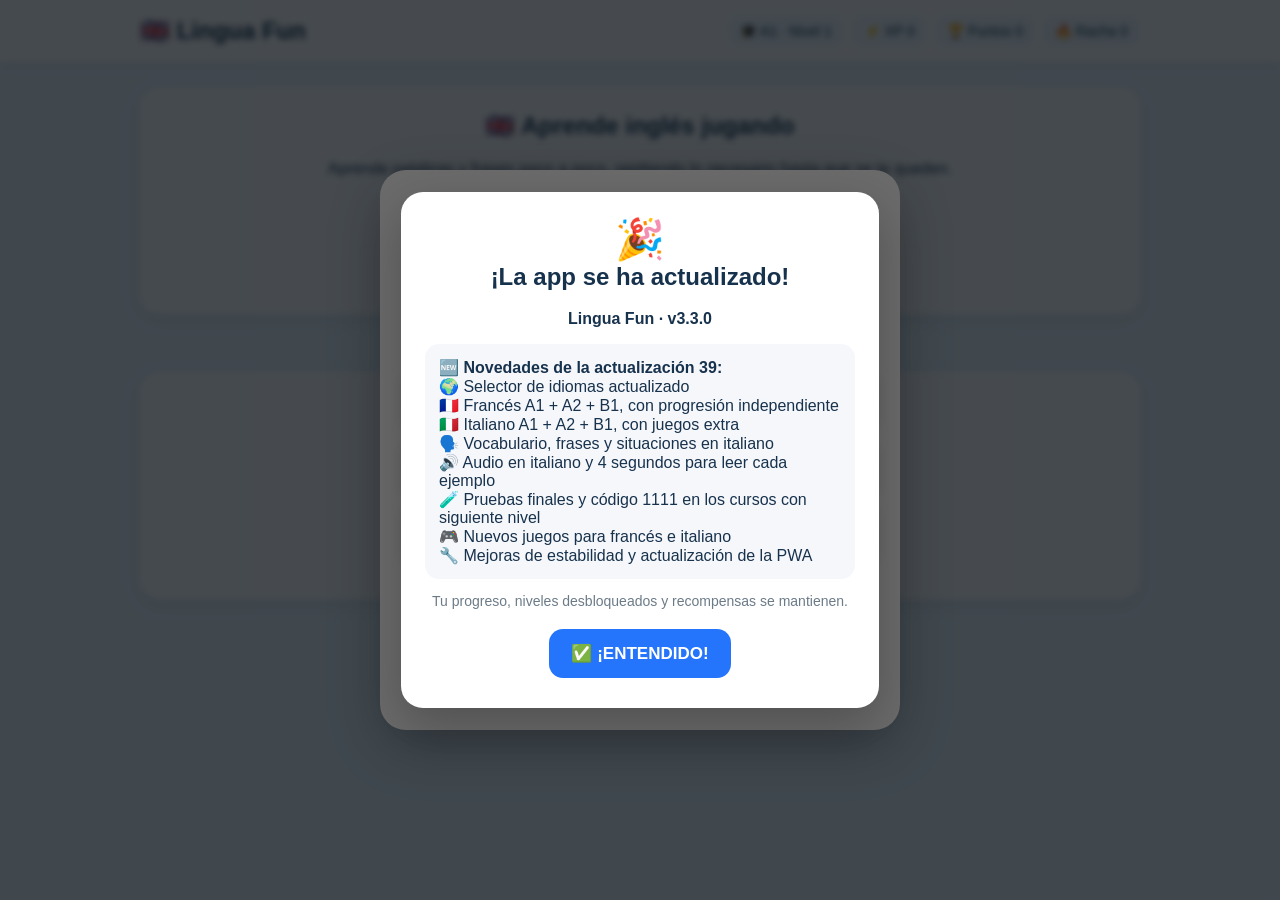
<file: index.html>
<!DOCTYPE html>
<html lang="es">
<head>
<meta charset="UTF-8">
<meta name="viewport" content="width=device-width, initial-scale=1.0, viewport-fit=cover">
<meta name="theme-color" content="#2575fc">
<meta name="apple-mobile-web-app-capable" content="yes">
<meta name="mobile-web-app-capable" content="yes">
<link rel="apple-touch-icon" href="icon-192.png">
<meta name="apple-mobile-web-app-status-bar-style" content="default">
<meta name="format-detection" content="telephone=no">
<meta name="apple-mobile-web-app-title" content="Lingua Fun">
<link rel="manifest" href="manifest.webmanifest">
<title>Lingua Fun</title>
<link rel="stylesheet" href="iphone.css">
<link rel="stylesheet" href="word-help.css">
<link rel="stylesheet" href="language-selector.css">
<style>
body{margin:0;font-family:Arial,sans-serif;background:#eaf7ff;color:#17324d}
button{font-family:inherit;cursor:pointer}.header{background:#fff;padding:15px;box-shadow:0 2px 10px rgba(0,0,0,.08);position:sticky;top:0;z-index:20}
.header-inner{max-width:1000px;margin:auto;display:flex;justify-content:space-between;align-items:center;gap:15px}
.logo{font-size:24px;font-weight:bold}.stats{display:flex;gap:8px;flex-wrap:wrap;justify-content:flex-end}.stat{background:#f0f8ff;padding:8px 12px;border-radius:12px;font-size:14px}
.container{max-width:1000px;margin:auto;padding:25px 15px 60px}h1,h2,h3{margin-top:0}.card{background:#fff;border-radius:20px;padding:25px;box-shadow:0 5px 20px rgba(0,0,0,.08);margin-bottom:20px}.center{text-align:center}
.main-button{border:0;background:#2575fc;color:#fff;padding:14px 22px;border-radius:14px;font-size:17px;font-weight:bold;margin:6px;transition:.2s}.main-button:hover{transform:translateY(-2px)}
.secondary-button{border:0;background:#edf3f8;color:#17324d;padding:12px 18px;border-radius:12px;font-size:16px;margin:5px}
.level-grid{display:grid;grid-template-columns:repeat(auto-fit,minmax(180px,1fr));gap:15px}.level-button{border:0;background:#fff;border-radius:18px;padding:20px;text-align:left;box-shadow:0 4px 15px rgba(0,0,0,.08);min-height:130px}
.level-button.unlocked{border:3px solid #67aaf9}.level-button.completed{border:3px solid #52c788}.level-button.locked{opacity:.55;cursor:not-allowed}
.level-number{font-size:13px;color:#6c7b88}.level-title{font-size:19px;font-weight:bold;margin:8px 0}.progress{width:100%;height:12px;background:#e7edf2;border-radius:20px;overflow:hidden;margin:15px 0}.progress-bar{height:100%;background:#52c788;width:0%;transition:.4s}
.question{font-size:28px;font-weight:bold;margin:25px 0}.answers{display:grid;grid-template-columns:repeat(auto-fit,minmax(180px,1fr));gap:12px}.answer{border:2px solid #d9e8f4;background:#fff;border-radius:15px;padding:16px;font-size:18px}.answer:hover{background:#f1f9ff}
.feedback{margin-top:20px;padding:15px;border-radius:15px;font-size:17px;line-height:1.5}.correct{background:#e4faed;border:2px solid #75d6a0}.wrong{background:#fff0f0;border:2px solid #ff9999}
.vocab-image{font-size:75px;margin:15px}.memory-grid{display:grid;grid-template-columns:repeat(4,1fr);gap:12px;max-width:650px;margin:25px auto}
.memory-card{min-height:110px;border:0;border-radius:18px;background:#2575fc;color:#fff;font-size:26px;font-weight:bold;box-shadow:0 4px 10px rgba(0,0,0,.12);transition:.2s}.memory-card:hover{transform:scale(1.03)}
.memory-card.found{background:#52c788;cursor:default}.memory-card.open{background:#7c4dff}.memory-complete{display:none;text-align:center;background:#e8fff1;border:3px solid #52c788;border-radius:20px;padding:20px;margin-top:20px}
.sentence-area{display:flex;flex-wrap:wrap;gap:10px;min-height:70px;padding:15px;border:3px dashed #bfd8ea;border-radius:15px;margin:20px 0}
.word-button{border:0;background:#fff3b8;padding:12px 15px;border-radius:12px;font-size:17px;font-weight:bold}.word-button:hover{transform:translateY(-2px)}
.explanation{margin-top:15px;padding:15px;background:#f5faff;border-radius:15px;line-height:1.6}.celebration{position:fixed;inset:0;background:rgba(255,255,255,.96);z-index:100;display:none;align-items:center;justify-content:center;text-align:center;overflow:hidden}
.celebration.show{display:flex}.celebration-box{background:#fff;border-radius:25px;padding:40px 25px;max-width:600px;width:90%;box-shadow:0 10px 50px rgba(0,0,0,.15);position:relative;z-index:3}
.garland{position:absolute;top:20px;left:0;right:0;font-size:35px;letter-spacing:10px;white-space:nowrap}.confetti{position:absolute;inset:0;pointer-events:none}.confetti-piece{position:absolute;top:-30px;font-size:25px;animation:fall 3s linear forwards}
@keyframes fall{to{transform:translateY(110vh) rotate(720deg)}}.hidden{display:none!important}.small{font-size:14px;color:#6c7b88}
.install-banner{background:#fff3b8;border:2px solid #f0cf55;border-radius:16px;padding:15px;margin-bottom:20px;text-align:center}
.unlock-panel{margin-top:20px;padding:18px;background:#f5faff;border:2px solid #bfd8ea;border-radius:18px}.test-progress{font-size:14px;color:#6c7b88;margin-top:8px}
@media(max-width:650px){.memory-grid{grid-template-columns:repeat(2,1fr)}.memory-card{min-height:90px}.question{font-size:23px}.header-inner{flex-direction:column}.stats{justify-content:center}}

.speech-box{margin:16px auto;padding:12px;background:#eef7ff;border:2px solid #b9dcff;border-radius:16px;text-align:center;max-width:620px}
.speech-button{border:0;border-radius:14px;background:#2575fc;color:#fff;padding:13px 20px;font-size:18px;font-weight:bold;margin:4px;cursor:pointer}
.speech-button.secondary{background:#fff;color:#2575fc;border:2px solid #2575fc}
.speech-status{font-size:13px;color:#5d7182;margin-top:6px}


.app-version{margin:28px 0 8px;text-align:center;font-size:12px;opacity:.58;letter-spacing:.2px}.app-version strong{font-weight:700}
@media (max-width:650px){.app-version{margin-top:22px;margin-bottom:calc(8px + env(safe-area-inset-bottom));font-size:11px}}
</style>
</head>
<body>
<header class="header"><div class="header-inner"><div class="logo">🇬🇧 Lingua Fun</div><div class="stats">
<div class="stat">🎓 <span id="statCourse">A1</span> · Nivel <span id="statLevel">1</span></div><div class="stat">⚡ XP <span id="statXP">0</span></div>
<div class="stat">🏆 Puntos <span id="statScore">0</span></div><div class="stat">🔥 Racha <span id="statStreak">0</span></div>
</div></div></header>

<main class="container">
<section id="homeScreen">
<div class="install-banner" id="installBanner" style="display:none">
📱 Puedes instalar <strong>Lingua Fun</strong> en este móvil.
<br><button class="main-button" onclick="installApp()">➕ Instalar aplicación</button>
</div>
<div class="card center"><h1>🇬🇧 Aprende inglés jugando</h1><p>Aprende palabras y frases poco a poco, repitiendo lo necesario hasta que se te queden.</p><p>Cada nivel añade algo nuevo y repasa lo anterior.</p>
<button class="main-button" onclick="showLevels()">🗺️ Ver niveles</button>
<button class="secondary-button" onclick="startCurrentLevel()">▶️ Continuar aprendiendo</button></div>
<div class="app-version">Lingua Fun · <strong>Actualización 39</strong> · v3.9.0</div>
</section>

<section id="levelsScreen" class="hidden"><div class="card"><h2>🎓 Cursos</h2><div id="courseGrid" class="level-grid"></div></div><div class="card"><h2 id="courseTitle">🗺️ A1 · Niveles</h2><p id="courseDescription">Avanza paso a paso.</p><div class="level-grid" id="levelGrid"></div><div class="unlock-panel center" id="courseUnlockPanel"></div></div><div class="center"><button class="secondary-button" onclick="showHome()">🏠 Inicio</button></div></section>

<section id="testScreen" class="hidden"><div class="card"><div id="testContent"></div></div><div class="center"><button class="secondary-button" onclick="showLevels()">🗺️ Volver a niveles</button></div></section>

<section id="gameScreen" class="hidden"><div class="card"><div id="gameContent"></div><div id="speechArea"></div></div>
<div class="center"><button class="secondary-button" onclick="showLevels()">🗺️ Niveles</button><button class="secondary-button" onclick="showHome()">🏠 Inicio</button></div></section>
</main>

<div id="celebration" class="celebration"><div class="garland">🎉 🔵 🟡 🟢 🔴 🟣 🟠 🎉</div><div id="confetti" class="confetti"></div>
<div class="celebration-box"><div style="font-size:70px">🏆</div><h1 id="celebrationTitle">¡Nivel completado!</h1><p id="celebrationText"></p><button class="main-button" onclick="closeCelebration()">➡️ Continuar</button></div></div>

<script>
// 🔊 VOZ — todos los niveles
let speechEnabled = true;
let englishVoice = null;

function loadEnglishVoice(){
  if(!("speechSynthesis" in window)) return;
  const voices = window.speechSynthesis.getVoices();
  englishVoice = voices.find(v => /^en-GB/i.test(v.lang))
             || voices.find(v => /^en-US/i.test(v.lang))
             || voices.find(v => /^en/i.test(v.lang))
             || null;
}
if("speechSynthesis" in window){
  loadEnglishVoice();
  window.speechSynthesis.onvoiceschanged = loadEnglishVoice;
}

function speakEnglish(text){
  if(!speechEnabled || !text || !("speechSynthesis" in window)){
    if(!("speechSynthesis" in window)){
      alert("Este navegador no tiene sintetizador de voz disponible.");
    }
    return;
  }
  window.speechSynthesis.cancel();
  const u = new SpeechSynthesisUtterance(String(text));
  u.lang = englishVoice ? englishVoice.lang : "en-GB";
  if(englishVoice) u.voice = englishVoice;
  u.rate = 0.78;
  u.pitch = 1;
  window.speechSynthesis.speak(u);
}

function speakSpanish(text){
  if(!speechEnabled || !text || !("speechSynthesis" in window)) return;
  const u = new SpeechSynthesisUtterance(String(text));
  u.lang = "es-ES";
  u.rate = 0.88;
  window.speechSynthesis.speak(u);
}

function toggleSpeech(){
  speechEnabled = !speechEnabled;
  if(!speechEnabled && "speechSynthesis" in window) window.speechSynthesis.cancel();
  renderSpeech();
}

function renderSpeech(){
  const el=document.getElementById("speechArea");
  if(!el) return;
  el.innerHTML = `
    <div class="speech-box">
      <button class="speech-button" onclick="repeatSpeech()">🔊 ESCUCHAR</button>
      <button class="speech-button secondary" onclick="toggleSpeech()">${speechEnabled?"🔊 Voz activada":"🔇 Voz desactivada"}</button>
      <div class="speech-status">${speechEnabled?"Pulsa ESCUCHAR para oír el inglés.":"La voz está desactivada."}</div>
    </div>`;
}

function repeatSpeech(){
  if(typeof currentLevel === "undefined") return;
  if(currentGame === 0 && typeof currentQuestion !== "undefined"){
    const item=levels[currentLevel].vocab[currentQuestion % levels[currentLevel].vocab.length];
    speakEnglish(item[0]);
  }else if(currentGame === 2){
    const item=levels[currentLevel].vocab[(currentQuestion+3)%levels[currentLevel].vocab.length];
    speakEnglish(item[0]);
  }else if(currentGame === 3 && typeof sentenceWords !== "undefined"){
    const s=levels[currentLevel].sentences[currentQuestion % levels[currentLevel].sentences.length];
    speakEnglish(s.words.join(" "));
  }
}

const a1Levels=[
{title:"A1 · Primeros pasos",vocab:[["hello","hola","👋"],["goodbye","adiós","👋"],["yes","sí","✅"],["no","no","❌"],["please","por favor","🙏"],["thanks","gracias","😊"],["book","libro","📕"],["cat","gato","🐱"]],sentences:[{words:["Hello","my","friend"],meaning:"Hola, mi amigo.",curiosity:"Hello es una de las formas más comunes de saludar en inglés."},{words:["Thank","you","very","much"],meaning:"Muchas gracias.",curiosity:"Thank you es una forma muy habitual de dar las gracias."}]},
{title:"A1 · Mi mundo cotidiano",vocab:[["house","casa","🏠"],["room","habitación","🛏️"],["door","puerta","🚪"],["shirt","camiseta","👕"],["shoes","zapatos","👟"],["breakfast","desayuno","🥣"],["water","agua","💧"],["coffee","café","☕"],["brother","hermano","👦"],["sister","hermana","👧"],["morning","mañana","🌅"],["today","hoy","📅"]],sentences:[{words:["This","is","my","house"],meaning:"Esta es mi casa.",curiosity:"This significa 'esto/esta' y se usa para señalar algo cercano."},{words:["I","have","a","brother"],meaning:"Tengo un hermano.",curiosity:"Have significa 'tener' y es una palabra muy importante en A1."},{words:["I","like","pizza"],meaning:"Me gusta la pizza.",curiosity:"I like... es una estructura básica para hablar de gustos."},{words:["I","get","up","at","seven"],meaning:"Me levanto a las siete.",curiosity:"Get up significa 'levantarse'."},{words:["What","time","is","it"],meaning:"¿Qué hora es?",curiosity:"What time is it? es la pregunta habitual para saber la hora."},{words:["I","don't","like","coffee"],meaning:"No me gusta el café.",curiosity:"Don't es la forma corta de do not y sirve para formar una negación con I, you, we y they."}]},
{title:"Números",vocab:[["one","uno","1️⃣"],["two","dos","2️⃣"],["three","tres","3️⃣"],["four","cuatro","4️⃣"],["five","cinco","5️⃣"],["six","seis","6️⃣"],["seven","siete","7️⃣"],["eight","ocho","8️⃣"]],sentences:[{words:["I","have","two","cats"],meaning:"Tengo dos gatos.",curiosity:"Have significa 'tener'."},{words:["I","see","three","dogs"],meaning:"Veo tres perros.",curiosity:"See significa 'ver'."}]},
{title:"Personas",vocab:[["man","hombre","👨"],["woman","mujer","👩"],["boy","niño","👦"],["girl","niña","👧"],["friend","amigo","🧑‍🤝‍🧑"],["teacher","profesor","👨‍🏫"],["student","estudiante","🎓"],["baby","bebé","👶"]],sentences:[{words:["She","is","a","teacher"],meaning:"Ella es profesora.",curiosity:"She significa 'ella'."},{words:["He","is","my","friend"],meaning:"Él es mi amigo.",curiosity:"He significa 'él'."}]},
{title:"Familia",vocab:[["mother","madre","👩"],["father","padre","👨"],["brother","hermano","👦"],["sister","hermana","👧"],["son","hijo","👦"],["daughter","hija","👧"],["family","familia","👨‍👩‍👧‍👦"],["grandma","abuela","👵"]],sentences:[{words:["My","family","is","big"],meaning:"Mi familia es grande.",curiosity:"Big significa 'grande'."},{words:["This","is","my","mother"],meaning:"Esta es mi madre.",curiosity:"This significa 'esto/esta'."}]},
{title:"Acciones",vocab:[["run","correr","🏃"],["walk","caminar","🚶"],["eat","comer","🍽️"],["drink","beber","🥤"],["sleep","dormir","😴"],["read","leer","📖"],["write","escribir","✍️"],["play","jugar","🎮"]],sentences:[{words:["I","like","to","read"],meaning:"Me gusta leer.",curiosity:"Like significa 'gustar'."},{words:["I","play","every","day"],meaning:"Juego todos los días.",curiosity:"Every day significa 'todos los días'."}]},
{title:"Comida",vocab:[["apple","manzana","🍎"],["banana","plátano","🍌"],["bread","pan","🍞"],["milk","leche","🥛"],["water","agua","💧"],["egg","huevo","🥚"],["cheese","queso","🧀"],["rice","arroz","🍚"]],sentences:[{words:["I","want","some","water"],meaning:"Quiero un poco de agua.",curiosity:"Want significa 'querer'."},{words:["I","eat","an","apple"],meaning:"Como una manzana.",curiosity:"An se usa delante de palabras que empiezan con sonido vocálico."}]},
{title:"La casa",vocab:[["house","casa","🏠"],["door","puerta","🚪"],["window","ventana","🪟"],["room","habitación","🛏️"],["kitchen","cocina","🍳"],["bathroom","baño","🚿"],["bed","cama","🛏️"],["chair","silla","🪑"]],sentences:[{words:["This","is","my","house"],meaning:"Esta es mi casa.",curiosity:"House significa 'casa'."},{words:["The","door","is","open"],meaning:"La puerta está abierta.",curiosity:"Open significa 'abierto/a'."}]},
{title:"Colegio",vocab:[["school","colegio","🏫"],["teacher","profesor","👩‍🏫"],["student","estudiante","🎓"],["book","libro","📚"],["pen","bolígrafo","🖊️"],["desk","pupitre","🪑"],["class","clase","🏫"],["lesson","lección","📖"]],sentences:[{words:["I","am","at","school"],meaning:"Estoy en el colegio.",curiosity:"I am significa 'yo soy/estoy'."},{words:["My","teacher","has","a","book"],meaning:"Mi profesor tiene un libro.",curiosity:"Has significa 'tiene' con he, she e it."}]},
{title:"Animales",vocab:[["dog","perro","🐶"],["cat","gato","🐱"],["bird","pájaro","🐦"],["fish","pez","🐟"],["horse","caballo","🐴"],["cow","vaca","🐮"],["mouse","ratón","🐭"],["lion","león","🦁"]],sentences:[{words:["The","dog","is","big"],meaning:"El perro es grande.",curiosity:"Dog es una palabra muy frecuente en inglés."},{words:["I","like","my","cat"],meaning:"Me gusta mi gato.",curiosity:"Like puede significar 'gustar'."}]},
{title:"Rutinas",vocab:[["morning","mañana","🌅"],["night","noche","🌙"],["breakfast","desayuno","🥣"],["school","colegio","🏫"],["work","trabajo","💼"],["home","casa","🏠"],["today","hoy","📅"],["every","cada","🔁"]],sentences:[{words:["I","eat","breakfast","every","morning"],meaning:"Desayuno todas las mañanas.",curiosity:"Morning significa 'mañana' como parte del día."},{words:["I","go","home","at","night"],meaning:"Voy a casa por la noche.",curiosity:"At se usa mucho para momentos concretos."}]},
{title:"Tiempo",vocab:[["today","hoy","📅"],["tomorrow","mañana","➡️"],["yesterday","ayer","⬅️"],["morning","mañana","🌅"],["afternoon","tarde","☀️"],["evening","tarde-noche","🌆"],["night","noche","🌙"],["week","semana","📆"]],sentences:[{words:["Today","is","a","good","day"],meaning:"Hoy es un buen día.",curiosity:"Good significa 'bueno/a'."},{words:["See","you","tomorrow"],meaning:"Nos vemos mañana.",curiosity:"See you es una despedida muy habitual."}]},
{title:"Preguntas",vocab:[["what","qué","❓"],["where","dónde","📍"],["who","quién","👤"],["when","cuándo","⏰"],["why","por qué","❓"],["how","cómo","🔧"],["name","nombre","🏷️"],["place","lugar","📍"]],sentences:[{words:["What","is","your","name"],meaning:"¿Cómo te llamas?",curiosity:"What is your name? equivale literalmente a '¿Cuál es tu nombre?'."},{words:["Where","do","you","live"],meaning:"¿Dónde vives?",curiosity:"Where significa 'dónde'."}]},
{title:"Gustos",vocab:[["like","gustar","❤️"],["love","amar/encantar","😍"],["want","querer","🙋"],["food","comida","🍽️"],["music","música","🎵"],["game","juego","🎮"],["book","libro","📖"],["movie","película","🎬"]],sentences:[{words:["I","like","music"],meaning:"Me gusta la música.",curiosity:"I like... es una estructura básica para expresar gustos."},{words:["I","love","this","game"],meaning:"Me encanta este juego.",curiosity:"Love expresa un gusto más fuerte que like."}]},
{title:"Presente simple",vocab:[["go","ir","➡️"],["come","venir","⬅️"],["live","vivir","🏠"],["work","trabajar","💼"],["study","estudiar","📚"],["play","jugar","🎮"],["eat","comer","🍴"],["drink","beber","🥤"]],sentences:[{words:["I","live","in","Spain"],meaning:"Vivo en España.",curiosity:"Live significa 'vivir'."},{words:["I","study","English","every","day"],meaning:"Estudio inglés todos los días.",curiosity:"Study significa 'estudiar'."}]},
{title:"Negaciones",vocab:[["not","no","🚫"],["don't","no","❌"],["doesn't","no","❌"],["never","nunca","🚫"],["can't","no puedo","🙅"],["nothing","nada","⭕"],["no","ningún/no","❌"],["without","sin","🚫"]],sentences:[{words:["I","do","not","like","coffee"],meaning:"No me gusta el café.",curiosity:"Do not también puede aparecer como don't."},{words:["I","can't","swim"],meaning:"No puedo nadar.",curiosity:"Can't es la forma corta de cannot."}]},
{title:"Presente continuo",vocab:[["running","corriendo","🏃"],["walking","caminando","🚶"],["eating","comiendo","🍴"],["drinking","bebiendo","🥤"],["reading","leyendo","📖"],["writing","escribiendo","✍️"],["playing","jugando","🎮"],["sleeping","durmiendo","😴"]],sentences:[{words:["I","am","reading","a","book"],meaning:"Estoy leyendo un libro.",curiosity:"Am + verbo en -ing forma el presente continuo con I."},{words:["She","is","eating","an","apple"],meaning:"Ella está comiendo una manzana.",curiosity:"Is + verbo-ing se usa con he, she e it."}]},
{title:"Mezcla",vocab:[["happy","feliz","😊"],["sad","triste","😢"],["big","grande","🐘"],["small","pequeño","🐭"],["fast","rápido","⚡"],["slow","lento","🐢"],["hot","caliente","🔥"],["cold","frío","🥶"]],sentences:[{words:["The","dog","is","very","fast"],meaning:"El perro es muy rápido.",curiosity:"Very significa 'muy'."},{words:["The","water","is","cold"],meaning:"El agua está fría.",curiosity:"Cold significa 'frío/a'."}]},
{title:"Frases cotidianas",vocab:[["hello","hola","👋"],["sorry","perdón","🙏"],["please","por favor","🙏"],["thanks","gracias","😊"],["welcome","bienvenido","🏠"],["help","ayuda","🆘"],["wait","esperar","⏳"],["come","venir","➡️"]],sentences:[{words:["Can","you","help","me"],meaning:"¿Puedes ayudarme?",curiosity:"Can se utiliza para hablar de posibilidad o pedir algo."},{words:["Thank","you","for","your","help"],meaning:"Gracias por tu ayuda.",curiosity:"For significa 'por/para' según el contexto."}]},
{title:"Repaso general",vocab:[["friend","amigo","🧑‍🤝‍🧑"],["family","familia","👨‍👩‍👧‍👦"],["house","casa","🏠"],["school","colegio","🏫"],["food","comida","🍎"],["animal","animal","🐾"],["water","agua","💧"],["happy","feliz","😊"]],sentences:[{words:["I","am","happy","today"],meaning:"Estoy feliz hoy.",curiosity:"Today significa 'hoy'."},{words:["My","family","is","at","home"],meaning:"Mi familia está en casa.",curiosity:"At home es una expresión muy habitual que significa 'en casa'."}]}
];

const a2Levels=[
{title:"A2 · Vida diaria y hábitos",vocab:[["usually","normalmente","🔁"],["sometimes","a veces","↔️"],["always","siempre","♾️"],["never","nunca","🚫"],["early","temprano","🌅"],["late","tarde","🌙"],["busy","ocupado","🏃"],["free","libre","🕊️"]],sentences:[{words:["I","usually","get","up","early"],meaning:"Normalmente me levanto temprano.",curiosity:"Usually se usa para hablar de algo que ocurre con frecuencia."},{words:["I","am","busy","in","the","morning"],meaning:"Estoy ocupado por la mañana.",curiosity:"Busy significa ocupado o con muchas cosas que hacer."}]},
{title:"A2 · Mi ciudad",vocab:[["street","calle","🛣️"],["square","plaza","🏙️"],["bridge","puente","🌉"],["station","estación","🚉"],["library","biblioteca","📚"],["pharmacy","farmacia","💊"],["museum","museo","🏛️"],["neighbourhood","barrio","🏘️"]],sentences:[{words:["There","is","a","museum","near","here"],meaning:"Hay un museo cerca de aquí.",curiosity:"There is se usa para decir que algo existe o está en un lugar."},{words:["The","station","is","next","to","the","library"],meaning:"La estación está al lado de la biblioteca.",curiosity:"Next to significa al lado de."}]},
{title:"A2 · Compras",vocab:[["price","precio","💶"],["cheap","barato","🏷️"],["expensive","caro","💎"],["size","talla","📏"],["change","cambio","🪙"],["receipt","ticket","🧾"],["cash","efectivo","💵"],["shop","tienda","🛍️"]],sentences:[{words:["How","much","does","it","cost"],meaning:"¿Cuánto cuesta?",curiosity:"How much...? es una pregunta muy útil para comprar."},{words:["Can","I","try","this","on"],meaning:"¿Puedo probarme esto?",curiosity:"Try on significa probarse una prenda."}]},
{title:"A2 · Restaurante",vocab:[["menu","menú","📋"],["waiter","camarero","🧑‍🍳"],["order","pedir","🍽️"],["bill","cuenta","🧾"],["delicious","delicioso","😋"],["hungry","hambriento","🍴"],["thirsty","sediento","🥤"],["dessert","postre","🍰"]],sentences:[{words:["I","would","like","the","chicken"],meaning:"Quisiera el pollo.",curiosity:"Would like es una forma educada de pedir algo."},{words:["Could","we","have","the","bill","please"],meaning:"¿Podríamos tener la cuenta, por favor?",curiosity:"Could es una forma educada de hacer peticiones."}]},
{title:"A2 · Pasado simple",vocab:[["yesterday","ayer","⬅️"],["last","pasado/último","🕰️"],["visited","visité","📍"],["watched","vi/miré","📺"],["played","jugué","🎮"],["worked","trabajé","💼"],["called","llamé","📞"],["stayed","me quedé","🏠"]],sentences:[{words:["I","visited","my","friend","yesterday"],meaning:"Visité a mi amigo ayer.",curiosity:"En verbos regulares, el pasado suele terminar en -ed."},{words:["We","watched","a","film","last","night"],meaning:"Vimos una película anoche.",curiosity:"Last night significa anoche."}]},
{title:"A2 · Experiencias",vocab:[["ever","alguna vez","❓"],["never","nunca","🚫"],["already","ya","✅"],["yet","todavía/ya","⏳"],["experience","experiencia","🌟"],["travel","viajar","✈️"],["try","probar","🧪"],["visit","visitar","🗺️"]],sentences:[{words:["Have","you","ever","been","to","London"],meaning:"¿Has estado alguna vez en Londres?",curiosity:"Have you ever...? sirve para preguntar por experiencias."},{words:["I","have","never","tried","sushi"],meaning:"Nunca he probado sushi.",curiosity:"Have + participio forma el present perfect en este tipo de experiencias."}]},
{title:"A2 · Planes y futuro",vocab:[["tomorrow","mañana","➡️"],["tonight","esta noche","🌙"],["plan","plan","📝"],["meet","quedar/conocer","🤝"],["decide","decidir","🤔"],["hope","esperar/desear","🌈"],["probably","probablemente","🔮"],["weekend","fin de semana","📆"]],sentences:[{words:["I","am","going","to","study","tonight"],meaning:"Voy a estudiar esta noche.",curiosity:"Be going to se usa para planes e intenciones."},{words:["We","are","meeting","on","Saturday"],meaning:"Quedamos el sábado.",curiosity:"El presente continuo también puede hablar de planes futuros ya organizados."}]},
{title:"A2 · Comparaciones",vocab:[["bigger","más grande","⬆️"],["smaller","más pequeño","⬇️"],["faster","más rápido","⚡"],["slower","más lento","🐢"],["better","mejor","👍"],["worse","peor","👎"],["cheaper","más barato","💰"],["easier","más fácil","🙂"]],sentences:[{words:["This","car","is","faster","than","that","one"],meaning:"Este coche es más rápido que ese.",curiosity:"Than se usa después de un comparativo."},{words:["English","is","easier","than","I","thought"],meaning:"El inglés es más fácil de lo que pensaba.",curiosity:"Thought es el pasado de think."}]},
{title:"A2 · Salud y bienestar",vocab:[["headache","dolor de cabeza","🤕"],["tired","cansado","😴"],["healthy","saludable","🥗"],["exercise","ejercicio","🏃"],["medicine","medicina","💊"],["rest","descansar","🛌"],["hurt","doler","🤕"],["appointment","cita","📅"]],sentences:[{words:["I","have","a","headache","today"],meaning:"Hoy me duele la cabeza.",curiosity:"Have a headache es una expresión habitual para decir tener dolor de cabeza."},{words:["You","should","get","some","rest"],meaning:"Deberías descansar un poco.",curiosity:"Should se usa para dar consejos."}]},
{title:"A2 · Viajes",vocab:[["ticket","billete","🎫"],["airport","aeropuerto","✈️"],["luggage","equipaje","🧳"],["flight","vuelo","🛫"],["hotel","hotel","🏨"],["reservation","reserva","📋"],["passport","pasaporte","🛂"],["departure","salida","🛫"]],sentences:[{words:["Where","is","the","departure","gate"],meaning:"¿Dónde está la puerta de embarque?",curiosity:"Departure significa salida y aparece mucho en aeropuertos."},{words:["I","have","a","reservation","for","two","nights"],meaning:"Tengo una reserva para dos noches.",curiosity:"For puede indicar duración o finalidad según el contexto."}]},
{title:"A2 · Trabajo y estudios",vocab:[["job","trabajo/empleo","💼"],["office","oficina","🏢"],["meeting","reunión","👥"],["project","proyecto","📊"],["exam","examen","📝"],["course","curso","🎓"],["homework","deberes","📚"],["improve","mejorar","📈"]],sentences:[{words:["I","have","a","meeting","at","ten"],meaning:"Tengo una reunión a las diez.",curiosity:"Meeting puede significar reunión."},{words:["I","want","to","improve","my","English"],meaning:"Quiero mejorar mi inglés.",curiosity:"Want to + verbo es una estructura muy frecuente."}]},
{title:"A2 · Comunicación",vocab:[["message","mensaje","💬"],["answer","responder","↩️"],["explain","explicar","🗣️"],["mean","significar","💡"],["understand","entender","🧠"],["repeat","repetir","🔁"],["question","pregunta","❓"],["example","ejemplo","📌"]],sentences:[{words:["Could","you","repeat","that","please"],meaning:"¿Podrías repetir eso, por favor?",curiosity:"Esta frase es muy útil cuando no entiendes algo."},{words:["What","does","this","word","mean"],meaning:"¿Qué significa esta palabra?",curiosity:"Mean significa significar en esta estructura."}]},
{title:"A2 · Tiempo y frecuencia",vocab:[["often","a menudo","🔁"],["rarely","raramente","🌙"],["recently","recientemente","🆕"],["soon","pronto","⏱️"],["during","durante","⌛"],["before","antes","⬅️"],["after","después","➡️"],["while","mientras","🔄"]],sentences:[{words:["I","often","read","before","bed"],meaning:"A menudo leo antes de acostarme.",curiosity:"Often indica frecuencia."},{words:["I","called","her","after","work"],meaning:"La llamé después del trabajo.",curiosity:"After significa después de."}]},
{title:"A2 · Opiniones",vocab:[["think","pensar","🤔"],["agree","estar de acuerdo","👍"],["disagree","no estar de acuerdo","👎"],["opinion","opinión","💭"],["interesting","interesante","✨"],["boring","aburrido","🥱"],["useful","útil","🛠️"],["important","importante","⭐"]],sentences:[{words:["I","think","it","is","a","good","idea"],meaning:"Creo que es una buena idea.",curiosity:"I think... es una forma básica de expresar una opinión."},{words:["I","agree","with","you"],meaning:"Estoy de acuerdo contigo.",curiosity:"Agree with significa estar de acuerdo con alguien."}]},
{title:"A2 · Conectores",vocab:[["because","porque","🔗"],["but","pero","↔️"],["so","así que","➡️"],["although","aunque","⚖️"],["also","también","➕"],["then","entonces","➡️"],["first","primero","1️⃣"],["finally","finalmente","🏁"]],sentences:[{words:["I","stayed","home","because","it","was","raining"],meaning:"Me quedé en casa porque estaba lloviendo.",curiosity:"Because introduce una razón."},{words:["It","was","cold","but","we","went","out"],meaning:"Hacía frío, pero salimos.",curiosity:"But conecta dos ideas en contraste."}]},
{title:"A2 · Describir personas y lugares",vocab:[["friendly","amable","😊"],["quiet","tranquilo","🤫"],["noisy","ruidoso","🔊"],["crowded","lleno de gente","👥"],["modern","moderno","🏙️"],["traditional","tradicional","🏛️"],["comfortable","cómodo","🛋️"],["beautiful","bonito","🌸"]],sentences:[{words:["My","neighbourhood","is","quiet","and","friendly"],meaning:"Mi barrio es tranquilo y acogedor.",curiosity:"And permite unir dos características."},{words:["The","hotel","was","comfortable","and","clean"],meaning:"El hotel era cómodo y limpio.",curiosity:"Was es el pasado de is."}]},
{title:"A2 · Historias cortas",vocab:[["suddenly","de repente","⚡"],["finally","finalmente","🏁"],["arrive","llegar","📍"],["leave","salir/dejar","🚪"],["find","encontrar","🔎"],["lose","perder","😟"],["remember","recordar","🧠"],["forget","olvidar","💭"]],sentences:[{words:["Suddenly","I","heard","a","strange","noise"],meaning:"De repente oí un ruido extraño.",curiosity:"Heard es el pasado de hear."},{words:["Finally","we","found","the","right","road"],meaning:"Finalmente encontramos el camino correcto.",curiosity:"Found es el pasado de find."}]},
{title:"A2 · Situaciones prácticas",vocab:[["problem","problema","⚠️"],["solution","solución","💡"],["lost","perdido","🗺️"],["broken","roto","🔧"],["available","disponible","✅"],["possible","posible","👍"],["necessary","necesario","📌"],["different","diferente","🔀"]],sentences:[{words:["I","have","a","problem","with","my","phone"],meaning:"Tengo un problema con mi teléfono.",curiosity:"With puede significar con y se usa mucho para problemas relacionados con algo."},{words:["Is","it","possible","to","change","the","date"],meaning:"¿Es posible cambiar la fecha?",curiosity:"Is it possible to...? es una estructura práctica para pedir soluciones."}]},
{title:"A2 · Repaso general",vocab:[["choice","elección","🔀"],["reason","razón","💡"],["experience","experiencia","🌟"],["future","futuro","🔮"],["past","pasado","⏮️"],["present","presente","⏺️"],["remember","recordar","🧠"],["improve","mejorar","📈"]],sentences:[{words:["I","want","to","improve","every","day"],meaning:"Quiero mejorar cada día.",curiosity:"Every day expresa una frecuencia habitual."},{words:["I","think","this","is","a","good","choice"],meaning:"Creo que esta es una buena elección.",curiosity:"Choice significa elección."}]},
{title:"A2 · Misión final",vocab:[["journey","viaje","🧳"],["decision","decisión","🤔"],["advice","consejo","💬"],["experience","experiencia","🌟"],["future","futuro","🔮"],["opportunity","oportunidad","🚪"],["goal","objetivo","🎯"],["success","éxito","🏆"]],sentences:[{words:["I","have","learned","a","lot","this","year"],meaning:"He aprendido mucho este año.",curiosity:"Have learned es present perfect y conecta una experiencia pasada con el presente."},{words:["I","feel","more","confident","now"],meaning:"Ahora me siento más seguro.",curiosity:"More se usa para formar comparaciones con muchos adjetivos."}]}
];
const b1Levels=[{title:"B1 · Historias y experiencias",vocab:[["experience","experiencia","🌟"],["memory","recuerdo","🧠"],["journey","viaje","🧳"],["event","acontecimiento","📅"],["recently","recientemente","🕒"],["although","aunque","↔️"],["during","durante","⏳"],["while","mientras","🔄"]],sentences:[{words:["I", "have", "had", "some", "interesting", "experiences"],meaning:"He tenido algunas experiencias interesantes.",curiosity:"Present perfect conecta experiencias pasadas con el presente."},{words:["Although", "it", "was", "raining", "we", "continued"],meaning:"Aunque estaba lloviendo, continuamos.",curiosity:"Although introduce contraste."}]},{title:"B1 · Opiniones y argumentos",vocab:[["opinion","opinión","💬"],["agree","estar de acuerdo","🤝"],["disagree","no estar de acuerdo","🙅"],["reason","razón","💡"],["point","punto/idea","📌"],["perhaps","quizá","🤔"],["however","sin embargo","↪️"],["instead","en lugar de","🔄"]],sentences:[{words:["I", "agree", "with", "your", "opinion"],meaning:"Estoy de acuerdo con tu opinión.",curiosity:"Agree with expresa acuerdo."},{words:["However", "I", "see", "another", "point"],meaning:"Sin embargo, veo otro punto de vista.",curiosity:"However introduce contraste."}]},{title:"B1 · Trabajo y proyectos",vocab:[["deadline","fecha límite","⏰"],["task","tarea","📋"],["schedule","horario","🗓️"],["colleague","compañero de trabajo","👥"],["meeting","reunión","💼"],["project","proyecto","📊"],["responsible","responsable","🎯"],["progress","progreso","📈"]],sentences:[{words:["We", "need", "to", "finish", "the", "project", "by", "Friday"],meaning:"Tenemos que terminar el proyecto para el viernes.",curiosity:"Need to expresa necesidad."},{words:["I", "am", "responsible", "for", "this", "task"],meaning:"Soy responsable de esta tarea.",curiosity:"Responsible for significa responsable de."}]},{title:"B1 · Tecnología y comunicación",vocab:[["device","dispositivo","📱"],["screen","pantalla","🖥️"],["download","descargar","⬇️"],["upload","subir","⬆️"],["password","contraseña","🔐"],["account","cuenta","👤"],["online","en línea","🌐"],["privacy","privacidad","🛡️"]],sentences:[{words:["You", "can", "download", "the", "file", "from", "the", "website"],meaning:"Puedes descargar el archivo desde la página web.",curiosity:"Download significa descargar y upload, subir."},{words:["I", "changed", "my", "password", "yesterday"],meaning:"Cambié mi contraseña ayer.",curiosity:"Changed es el pasado de change."}]},{title:"B1 · Viajes y problemas",vocab:[["delay","retraso","⏱️"],["cancel","cancelar","❌"],["miss","perder","🏃"],["luggage","equipaje","🧳"],["platform","andén","🚉"],["route","ruta","🗺️"],["crowded","lleno","👥"],["available","disponible","✅"]],sentences:[{words:["Our", "flight", "was", "delayed", "for", "two", "hours"],meaning:"Nuestro vuelo se retrasó dos horas.",curiosity:"Was delayed es una forma pasiva frecuente."},{words:["I", "almost", "missed", "the", "train"],meaning:"Casi pierdo el tren.",curiosity:"Almost significa casi."}]},{title:"B1 · Salud y consejos",vocab:[["symptom","síntoma","🤒"],["treatment","tratamiento","🩺"],["recover","recuperarse","💪"],["avoid","evitar","🚫"],["appointment","cita","📅"],["improve","mejorar","📈"],["pain","dolor","🤕"],["advice","consejo","💬"]],sentences:[{words:["You", "should", "avoid", "eating", "too", "much", "sugar"],meaning:"Deberías evitar comer demasiado azúcar.",curiosity:"Should se utiliza para dar consejos."},{words:["She", "is", "recovering", "from", "her", "illness"],meaning:"Se está recuperando de su enfermedad.",curiosity:"Recover from significa recuperarse de."}]},{title:"B1 · Medio ambiente",vocab:[["environment","medio ambiente","🌍"],["pollution","contaminación","🏭"],["recycle","reciclar","♻️"],["waste","residuos/desperdicio","🗑️"],["energy","energía","⚡"],["climate","clima","🌦️"],["reduce","reducir","📉"],["protect","proteger","🛡️"]],sentences:[{words:["We", "should", "reduce", "the", "amount", "of", "waste"],meaning:"Deberíamos reducir la cantidad de residuos.",curiosity:"Amount of se usa con incontables."},{words:["Small", "changes", "can", "protect", "the", "environment"],meaning:"Los pequeños cambios pueden proteger el medio ambiente.",curiosity:"Can expresa posibilidad o capacidad."}]},{title:"B1 · Educación y aprendizaje",vocab:[["skill","habilidad","🧠"],["knowledge","conocimiento","📚"],["improve","mejorar","📈"],["practice","práctica","🏋️"],["mistake","error","❌"],["subject","asignatura","📖"],["degree","título universitario","🎓"],["research","investigación","🔎"]],sentences:[{words:["Making", "mistakes", "is", "part", "of", "learning"],meaning:"Cometer errores forma parte del aprendizaje.",curiosity:"Making mistakes es una expresión habitual."},{words:["I", "need", "more", "practice", "to", "improve"],meaning:"Necesito más práctica para mejorar.",curiosity:"Need to + verbo es muy frecuente."}]},{title:"B1 · Relaciones y personalidad",vocab:[["reliable","fiable","🤝"],["patient","paciente","🧘"],["confident","seguro de sí mismo","😎"],["honest","honesto","🗣️"],["supportive","que apoya","❤️"],["relationship","relación","👫"],["trust","confianza","🔐"],["behaviour","comportamiento","🧍"]],sentences:[{words:["She", "is", "very", "reliable", "and", "honest"],meaning:"Ella es muy fiable y honesta.",curiosity:"Reliable describe a alguien en quien puedes confiar."},{words:["Good", "relationships", "need", "trust"],meaning:"Las buenas relaciones necesitan confianza.",curiosity:"Need expresa necesidad."}]},{title:"B1 · Tiempo libre y cultura",vocab:[["performance","actuación","🎭"],["audience","público","👥"],["concert","concierto","🎵"],["exhibition","exposición","🖼️"],["novel","novela","📕"],["actor","actor","🎬"],["review","reseña","⭐"],["entertainment","entretenimiento","🍿"]],sentences:[{words:["The", "audience", "really", "enjoyed", "the", "performance"],meaning:"El público disfrutó mucho de la actuación.",curiosity:"Enjoy + objeto expresa disfrutar de algo."},{words:["I", "read", "a", "positive", "review", "of", "the", "film"],meaning:"Leí una reseña positiva de la película.",curiosity:"Review puede ser reseña o revisión."}]},{title:"B1 · Noticias y medios",vocab:[["headline","titular","📰"],["report","informe/noticia","📺"],["source","fuente","🔎"],["claim","afirmación","📢"],["evidence","prueba/evidencia","🧾"],["journalist","periodista","🎤"],["local","local","📍"],["recent","reciente","🕒"]],sentences:[{words:["The", "journalist", "checked", "the", "source", "carefully"],meaning:"El periodista comprobó la fuente cuidadosamente.",curiosity:"Carefully indica cómo se hace algo."},{words:["The", "report", "includes", "new", "evidence"],meaning:"El informe incluye nuevas pruebas.",curiosity:"Includes es la tercera persona de include."}]},{title:"B1 · Condicionales",vocab:[["unless","a menos que","⚠️"],["if","si","❓"],["possible","posible","✅"],["probably","probablemente","🔮"],["result","resultado","🎯"],["choice","elección","🔀"],["chance","posibilidad","🍀"],["consequence","consecuencia","➡️"]],sentences:[{words:["If", "I", "have", "time", "I", "will", "call", "you"],meaning:"Si tengo tiempo, te llamaré.",curiosity:"First conditional habla de posibilidades reales futuras."},{words:["You", "will", "miss", "the", "bus", "unless", "you", "hurry"],meaning:"Perderás el autobús a menos que te des prisa.",curiosity:"Unless significa a menos que."}]},{title:"B1 · Pasado y narración",vocab:[["suddenly","de repente","⚡"],["finally","finalmente","🏁"],["before","antes","⬅️"],["after","después","➡️"],["realize","darse cuenta","💡"],["remember","recordar","🧠"],["forget","olvidar","😵"],["happen","suceder","🎬"]],sentences:[{words:["Suddenly", "I", "realized", "that", "I", "had", "forgotten", "my", "keys"],meaning:"De repente me di cuenta de que había olvidado las llaves.",curiosity:"Past perfect ayuda a ordenar dos acciones pasadas."},{words:["After", "we", "arrived", "the", "film", "started"],meaning:"Después de que llegamos, empezó la película.",curiosity:"After introduce una acción anterior a otra."}]},{title:"B1 · Futuro y decisiones",vocab:[["decision","decisión","🤔"],["plan","plan","📝"],["likely","probable","🔮"],["expect","esperar","👀"],["promise","prometer","🤞"],["arrange","organizar","📅"],["offer","ofrecer","🎁"],["probably","probablemente","🔮"]],sentences:[{words:["I", "expect", "the", "meeting", "to", "finish", "early"],meaning:"Espero que la reunión termine pronto.",curiosity:"Expect puede significar esperar o prever."},{words:["We", "have", "arranged", "to", "meet", "on", "Friday"],meaning:"Hemos acordado quedar el viernes.",curiosity:"Arrange to + verbo habla de algo organizado."}]},{title:"B1 · Modales y obligaciones",vocab:[["must","deber","⚠️"],["have to","tener que","📌"],["should","debería","💡"],["might","podría","🌥️"],["could","podría","🤔"],["allowed","permitido","✅"],["required","obligatorio","📋"],["supposed","se supone","📍"]],sentences:[{words:["You", "must", "wear", "a", "seatbelt"],meaning:"Debes llevar puesto el cinturón de seguridad.",curiosity:"Must expresa obligación fuerte."},{words:["We", "might", "need", "more", "time"],meaning:"Puede que necesitemos más tiempo.",curiosity:"Might expresa posibilidad."}]},{title:"B1 · Phrasal verbs frecuentes",vocab:[["find out","averiguar","🔎"],["give up","rendirse","🏳️"],["look after","cuidar","❤️"],["pick up","recoger","🖐️"],["turn on","encender","💡"],["turn off","apagar","🔌"],["look for","buscar","🔍"],["carry on","continuar","➡️"]],sentences:[{words:["I", "need", "to", "find", "out", "what", "happened"],meaning:"Necesito averiguar qué pasó.",curiosity:"Find out es un phrasal verb muy frecuente."},{words:["Please", "carry", "on", "with", "your", "work"],meaning:"Por favor, continúa con tu trabajo.",curiosity:"Carry on significa continuar."}]},{title:"B1 · Comparar y explicar",vocab:[["similar","parecido","🔗"],["different","diferente","↔️"],["whereas","mientras que","⚖️"],["compared","comparado","📊"],["increase","aumentar","📈"],["decrease","disminuir","📉"],["cause","causa","🔗"],["effect","efecto","💥"]],sentences:[{words:["The", "two", "cities", "are", "quite", "different"],meaning:"Las dos ciudades son bastante diferentes.",curiosity:"Quite puede significar bastante."},{words:["The", "new", "system", "has", "increased", "efficiency"],meaning:"El nuevo sistema ha aumentado la eficiencia.",curiosity:"Increase puede ser verbo o sustantivo."}]},{title:"B1 · Solucionar problemas",vocab:[["problem","problema","🧩"],["solution","solución","💡"],["issue","problema/asunto","⚠️"],["solve","resolver","🛠️"],["suggest","sugerir","💬"],["recommend","recomendar","👍"],["immediately","inmediatamente","⚡"],["prevent","prevenir","🛡️"]],sentences:[{words:["Can", "you", "suggest", "a", "solution", "to", "this", "problem"],meaning:"¿Puedes sugerir una solución a este problema?",curiosity:"Suggest se usa para proponer una idea."},{words:["We", "need", "to", "solve", "this", "issue", "quickly"],meaning:"Tenemos que resolver este problema rápidamente.",curiosity:"Issue puede significar problema o asunto."}]},{title:"B1 · Conversación real",vocab:[["actually","en realidad","💬"],["probably","probablemente","🔮"],["especially","especialmente","⭐"],["instead","en lugar de","🔄"],["anyway","de todos modos","↩️"],["exactly","exactamente","🎯"],["really","realmente","✨"],["perhaps","quizá","🤔"]],sentences:[{words:["Actually", "I", "have", "never", "been", "there"],meaning:"En realidad, nunca he estado allí.",curiosity:"Actually no significa actualmente; significa en realidad."},{words:["Anyway", "let us", "talk", "about", "something", "else"],meaning:"De todos modos, hablemos de otra cosa.",curiosity:"Anyway se usa mucho para cambiar de tema."}]},{title:"B1 · Repaso y misión final",vocab:[["challenge","reto","🏆"],["goal","objetivo","🎯"],["progress","progreso","📈"],["confident","seguro","😎"],["improve","mejorar","💪"],["achieve","lograr","🏅"],["continue","continuar","➡️"],["success","éxito","🌟"]],sentences:[{words:["I", "feel", "more", "confident", "because", "I", "practice", "every", "day"],meaning:"Me siento más seguro porque practico todos los días.",curiosity:"Because introduce la razón de algo."},{words:["If", "I", "continue", "practicing", "I", "will", "achieve", "my", "goal"],meaning:"Si sigo practicando, conseguiré mi objetivo.",curiosity:"Continue + -ing es una estructura frecuente."}]}];
// A1, A2 y B1 tienen 20 niveles cada uno.

// Más práctica con frases completas: a partir de A1/A2 y especialmente en B1,
// cada nivel dispone de más ejemplos en contexto. Se reutilizan en vocabulario,
// construcción de frases y comprensión auditiva.
const extraA1 = [
[
 ["Hi, how are you?","Hola, ¿cómo estás?","How are you? es una pregunta básica para saludar."],
 ["I am fine, thank you.","Estoy bien, gracias.","I am fine es una respuesta habitual a How are you?"],
 ["This is my book.","Este es mi libro.","This is... sirve para presentar o señalar algo."]],
[
 ["My room is small but nice.","Mi habitación es pequeña pero bonita.","But conecta dos ideas en contraste."],
 ["I drink water every morning.","Bebo agua todas las mañanas.","Every morning expresa una rutina."],
 ["My sister likes coffee.","A mi hermana le gusta el café.","Con he, she e it, like se convierte en likes."]],
[
 ["I have three books.","Tengo tres libros.","Los números se practican dentro de frases completas."],
 ["There are two cats.","Hay dos gatos.","There are se usa para decir que hay varias cosas."],
 ["I can count to ten.","Puedo contar hasta diez.","Can expresa capacidad." ]],
[
 ["The boy is my friend.","El niño es mi amigo.","Boy significa niño y friend significa amigo."],
 ["She is a good teacher.","Ella es una buena profesora.","Good describe a una persona o cosa."],
 ["The student is in class.","El estudiante está en clase.","In puede indicar que alguien está dentro de un lugar."]],
[
 ["My mother is at home.","Mi madre está en casa.","At home es una expresión muy frecuente."],
 ["My father has a car.","Mi padre tiene un coche.","Has se usa con he, she e it."],
 ["We are a happy family.","Somos una familia feliz.","We are significa somos o estamos."]],
[
 ["I walk to school every day.","Voy andando al colegio todos los días.","Walk to indica desplazarse andando."],
 ["She reads a book at night.","Ella lee un libro por la noche.","Reads lleva -s con she."],
 ["They play in the park.","Juegan en el parque.","Play puede significar jugar o tocar un instrumento según el contexto."]],
[
 ["I eat bread for breakfast.","Como pan para desayunar.","For puede indicar para qué se hace algo."],
 ["She wants an apple.","Ella quiere una manzana.","An aparece antes de un sonido vocálico."],
 ["We drink milk at home.","Bebemos leche en casa.","Drink es beber." ]],
[
 ["The window is open.","La ventana está abierta.","Open puede funcionar como adjetivo."],
 ["There is a chair in the room.","Hay una silla en la habitación.","There is se usa con una cosa."],
 ["The kitchen is next to the bathroom.","La cocina está al lado del baño.","Next to significa al lado de."]],
[
 ["My teacher is in the classroom.","Mi profesor está en el aula.","Classroom significa aula."],
 ["I have a new pen.","Tengo un bolígrafo nuevo.","New significa nuevo."],
 ["We read a lesson together.","Leemos una lección juntos.","Together significa juntos." ]],
[
 ["The dog is under the table.","El perro está debajo de la mesa.","Under indica una posición debajo de algo."],
 ["I can see a bird.","Puedo ver un pájaro.","Can + verbo expresa capacidad."],
 ["The horse is very big.","El caballo es muy grande.","Very significa muy."]],
[
 ["I go to work in the morning.","Voy al trabajo por la mañana.","In the morning es una expresión de tiempo."],
 ["I have breakfast at home.","Desayuno en casa.","Have breakfast es una expresión habitual."],
 ["I go to bed at night.","Me acuesto por la noche.","Go to bed significa acostarse." ]],
[
 ["I will see you tomorrow.","Te veré mañana.","Tomorrow habla del día siguiente."],
 ["Yesterday was a busy day.","Ayer fue un día ajetreado.","Yesterday habla del día anterior."],
 ["I study in the afternoon.","Estudio por la tarde.","In the afternoon indica una parte del día."]],
[
 ["Where do you live?","¿Dónde vives?","Where pregunta por un lugar."],
 ["Who is your teacher?","¿Quién es tu profesor?","Who pregunta por una persona."],
 ["When do you study English?","¿Cuándo estudias inglés?","When pregunta por un momento o tiempo."]],
[
 ["I like listening to music.","Me gusta escuchar música.","Like + -ing es una forma frecuente de hablar de actividades que nos gustan."],
 ["My favourite food is pizza.","Mi comida favorita es la pizza.","Favourite significa favorito."],
 ["I want to watch a movie.","Quiero ver una película.","Want to + verbo expresa deseo." ]],
[
 ["I work in a small shop.","Trabajo en una tienda pequeña.","In puede indicar el lugar donde trabajas."],
 ["She studies English every day.","Ella estudia inglés todos los días.","Studies es la forma de study con she."],
 ["They live near the school.","Viven cerca del colegio.","Near significa cerca de."]],
[
 ["I don't work on Sunday.","No trabajo el domingo.","Don't forma la negación con I, you, we y they."],
 ["He doesn't like tea.","A él no le gusta el té.","Doesn't se usa con he, she e it."],
 ["I can't come today.","No puedo venir hoy.","Can't expresa incapacidad o imposibilidad."]],
[
 ["I am studying English now.","Estoy estudiando inglés ahora.","Now ayuda a señalar una acción que ocurre en este momento."],
 ["They are playing outside.","Están jugando fuera.","Are + -ing se usa con you, we y they."],
 ["She is writing a message.","Ella está escribiendo un mensaje.","Is + -ing se usa con he, she e it."]],
[
 ["The weather is very cold today.","Hace mucho frío hoy.","Weather significa tiempo atmosférico."],
 ["My dog is fast and friendly.","Mi perro es rápido y amable.","And une dos características."],
 ["The room is small but comfortable.","La habitación es pequeña pero cómoda.","But expresa contraste." ]],
[
 ["Could you help me, please?","¿Podrías ayudarme, por favor?","Could you...? es una forma educada de pedir algo."],
 ["Sorry, I don't understand.","Perdón, no entiendo.","Don't understand es útil cuando no comprendemos algo."],
 ["Please wait a moment.","Por favor, espera un momento.","Wait a moment es una petición cotidiana."]],
[
 ["My family lives in Spain.","Mi familia vive en España.","Lives lleva -s con una tercera persona singular."],
 ["We have food and water at home.","Tenemos comida y agua en casa.","And une elementos de una misma idea."],
 ["I am happy because I am learning English.","Estoy feliz porque estoy aprendiendo inglés.","Because introduce una razón."]]
]

const extraA2 = [
[
 ["I usually get up early on weekdays.","Normalmente me levanto temprano entre semana.","Usually expresa una rutina frecuente."],
 ["I have a shower before breakfast.","Me ducho antes de desayunar.","Before introduce una acción anterior a otra."],
 ["I don't usually go to bed late.","Normalmente no me acuesto tarde.","Usually suele colocarse antes del verbo principal."]],
[
 ["There is a bus stop near my house.","Hay una parada de autobús cerca de mi casa.","Near my house indica proximidad."],
 ["The city centre is quite busy at weekends.","El centro de la ciudad está bastante concurrido los fines de semana.","Quite puede significar bastante."],
 ["You can walk to the station from here.","Puedes ir andando a la estación desde aquí.","From here indica el punto de partida."]],
[
 ["I'm looking for a pair of black shoes.","Estoy buscando un par de zapatos negros.","Look for significa buscar."],
 ["How much does this jacket cost?","¿Cuánto cuesta esta chaqueta?","How much pregunta por un precio."],
 ["I'd like to try this shirt on.","Me gustaría probarme esta camiseta.","Try on significa probarse una prenda."]],
[
 ["Could we have the menu, please?","¿Podríamos tener el menú, por favor?","Could we...? es una petición educada."],
 ["I'd like the chicken with rice.","Quisiera el pollo con arroz.","I'd like es una forma educada de pedir algo."],
 ["Could we have the bill, please?","¿Podríamos tener la cuenta, por favor?","Bill significa cuenta en un restaurante."]],
[
 ["I visited my grandparents last weekend.","Visité a mis abuelos el fin de semana pasado.","Visited es el pasado de visit."],
 ["We watched a film after dinner.","Vimos una película después de cenar.","Watched es el pasado regular de watch."],
 ["She didn't go to work yesterday.","Ella no fue a trabajar ayer.","Didn't forma la negación en pasado."]],
[
 ["Have you ever been to London?","¿Has estado alguna vez en Londres?","Have you ever...? pregunta por experiencias."],
 ["I've never tried sushi.","Nunca he probado sushi.","Never puede acompañar al present perfect para hablar de experiencias."],
 ["She has already finished her homework.","Ella ya ha terminado sus deberes.","Already indica que algo ha ocurrido antes de ahora."]],
[
 ["I'm going to visit my family next weekend.","Voy a visitar a mi familia el próximo fin de semana.","Be going to se usa para planes e intenciones."],
 ["I think it will rain tomorrow.","Creo que lloverá mañana.","Will puede expresar una predicción."],
 ["We're meeting at six o'clock.","Quedamos a las seis.","Present continuous también puede hablar de planes futuros." ]],
[
 ["This phone is cheaper than that one.","Este teléfono es más barato que ese.","Cheaper than forma una comparación."],
 ["My new job is more interesting than my old one.","Mi nuevo trabajo es más interesante que el anterior.","More + adjetivo se usa con muchos adjetivos largos."],
 ["Today is better than yesterday.","Hoy es mejor que ayer.","Better es el comparativo irregular de good."]],
[
 ["You should drink more water during the day.","Deberías beber más agua durante el día.","Should se usa para dar consejos."],
 ["I have to make an appointment with the doctor.","Tengo que pedir cita con el médico.","Have to expresa obligación o necesidad."],
 ["You shouldn't worry too much.","No deberías preocuparte demasiado.","Shouldn't es la forma negativa de should."]],
[
 ["We booked a hotel near the airport.","Reservamos un hotel cerca del aeropuerto.","Booked es el pasado de book."],
 ["Our train leaves at half past eight.","Nuestro tren sale a las ocho y media.","Leave puede significar salir o marcharse."],
 ["What time does the flight arrive?","¿A qué hora llega el vuelo?","What time pregunta por la hora."]],
[
 ["I'm studying English because I want a better job.","Estudio inglés porque quiero un trabajo mejor.","Because introduce una razón."],
 ["My colleague is working on an important project.","Mi compañero está trabajando en un proyecto importante.","Working on significa trabajar en algo."],
 ["I usually finish work at five.","Normalmente termino de trabajar a las cinco.","Finish work es una expresión cotidiana." ]],
[
 ["Could you explain that again, please?","¿Podrías explicar eso otra vez, por favor?","Explain that again es útil cuando necesitamos una aclaración."],
 ["I don't understand what this word means.","No entiendo qué significa esta palabra.","What ... means se usa para preguntar por el significado."],
 ["Can you give me an example?","¿Puedes darme un ejemplo?","Give me an example es una petición muy útil en clase."]],
[
 ["I often go for a walk after dinner.","A menudo salgo a pasear después de cenar.","Often expresa frecuencia."],
 ["I haven't seen him recently.","No lo he visto recientemente.","Recently suele aparecer con present perfect."],
 ["I'll call you as soon as I arrive.","Te llamaré en cuanto llegue.","As soon as significa en cuanto." ]],
[
 ["I think this restaurant is very good.","Creo que este restaurante es muy bueno.","I think introduce una opinión."],
 ["In my opinion, the film was too long.","En mi opinión, la película fue demasiado larga.","In my opinion es una expresión para dar opiniones."],
 ["I agree that it is a useful idea.","Estoy de acuerdo en que es una idea útil.","Agree that introduce una idea con la que estás de acuerdo."]],
[
 ["I stayed at home because I was tired.","Me quedé en casa porque estaba cansado.","Because explica la razón."],
 ["It was raining, so we took a taxi.","Estaba lloviendo, así que cogimos un taxi.","So introduce una consecuencia."],
 ["Although it was late, we continued talking.","Aunque era tarde, seguimos hablando.","Although introduce un contraste." ]],
[
 ["The people in my neighbourhood are very friendly.","La gente de mi barrio es muy amable.","Neighbourhood significa barrio."],
 ["The hotel is quieter than the city centre.","El hotel es más tranquilo que el centro de la ciudad.","Quieter es el comparativo de quiet."],
 ["This is one of the most beautiful places here.","Este es uno de los lugares más bonitos de aquí.","One of the most... forma un superlativo frecuente."]],
[
 ["I suddenly realized that I had lost my keys.","De repente me di cuenta de que había perdido las llaves.","Realized es el pasado de realize."],
 ["After we arrived, we looked for a hotel.","Después de llegar, buscamos un hotel.","After puede introducir una acción anterior a otra."],
 ["I couldn't remember where I had left my phone.","No podía recordar dónde había dejado mi teléfono.","Could not expresa una incapacidad en el pasado."]],
[
 ["There was a problem with my reservation.","Había un problema con mi reserva.","There was se usa para hablar de una cosa en el pasado."],
 ["Is it possible to change the booking?","¿Es posible cambiar la reserva?","Is it possible to...? sirve para pedir una solución."],
 ["The room wasn't available when we arrived.","La habitación no estaba disponible cuando llegamos.","Wasn't es la negación de was."]],
[
 ["I think I made the right decision.","Creo que tomé la decisión correcta.","Made es el pasado irregular de make."],
 ["I've learned a lot from my mistakes.","He aprendido mucho de mis errores.","Learned from significa aprender de algo."],
 ["I want to improve my English step by step.","Quiero mejorar mi inglés paso a paso.","Step by step significa paso a paso." ]],
[
 ["I hope I can use English at work.","Espero poder usar el inglés en el trabajo.","Hope + can expresa una expectativa."],
 ["This experience has taught me a lot.","Esta experiencia me ha enseñado mucho.","Has taught es present perfect del verbo teach."],
 ["I feel more confident when I speak English.","Me siento más seguro cuando hablo inglés.","When introduce el momento en que ocurre algo."]]
]

const extraB1 = [
[
 ["I've had several interesting experiences while travelling.","He tenido varias experiencias interesantes mientras viajaba.","Present perfect conecta experiencias pasadas con el presente."],
 ["One of my best memories is from a trip to Italy.","Uno de mis mejores recuerdos es de un viaje a Italia.","One of my best... ayuda a hablar de experiencias personales."],
 ["Although the journey was long, we really enjoyed it.","Aunque el viaje fue largo, lo disfrutamos mucho.","Although introduce contraste entre dos ideas."],
 ["I had never seen such a beautiful place before.","Nunca había visto un lugar tan bonito antes.","Past perfect ayuda a situar una experiencia anterior a otra pasada."]],
[
 ["I agree with you, but I see the situation differently.","Estoy de acuerdo contigo, pero veo la situación de otra manera.","But permite matizar o contrastar una opinión."],
 ["In my opinion, this is the main reason for the problem.","En mi opinión, esta es la razón principal del problema.","In my opinion introduce una opinión personal."],
 ["However, we should consider the other side of the argument.","Sin embargo, deberíamos considerar el otro lado del argumento.","However introduce un contraste formal."],
 ["I don't completely agree because the evidence is not clear.","No estoy completamente de acuerdo porque las pruebas no están claras.","Because introduce la razón de una opinión."]],
[
 ["We need to finish the project before the deadline.","Tenemos que terminar el proyecto antes de la fecha límite.","Before indica que una acción debe ocurrir antes de otra."],
 ["My colleague suggested a different way to solve the problem.","Mi compañero sugirió una forma diferente de resolver el problema.","Suggest + idea se usa para proponer soluciones."],
 ["We are making good progress, although we still have a lot to do.","Estamos avanzando bien, aunque todavía tenemos mucho que hacer.","Although conecta dos ideas que contrastan."],
 ["If we work together, we can finish everything on time.","Si trabajamos juntos, podemos terminar todo a tiempo.","If + present puede expresar una condición real."]],
[
 ["I changed my password because I was worried about security.","Cambié mi contraseña porque estaba preocupado por la seguridad.","Because explica la causa de una acción."],
 ["The app allows users to upload files from their phones.","La aplicación permite a los usuarios subir archivos desde sus teléfonos.","Allow someone to + verbo expresa permiso o posibilidad."],
 ["I couldn't access my account after I changed the password.","No pude acceder a mi cuenta después de cambiar la contraseña.","After introduce una acción posterior a otra."],
 ["You should check the privacy settings before sharing personal information.","Deberías comprobar la configuración de privacidad antes de compartir información personal.","Should se usa para dar consejos."]],
[
 ["Our flight was delayed, so we had to wait at the airport.","Nuestro vuelo se retrasó, así que tuvimos que esperar en el aeropuerto.","So introduce una consecuencia."],
 ["I almost missed the train because the station was crowded.","Casi pierdo el tren porque la estación estaba llena.","Almost significa casi."],
 ["Could you tell me which platform the train leaves from?","¿Podrías decirme de qué andén sale el tren?","Could you tell me...? es una pregunta educada."],
 ["If the flight is cancelled, we'll need to find another route.","Si cancelan el vuelo, tendremos que buscar otra ruta.","First conditional habla de una posibilidad futura real."]],
[
 ["You should make an appointment if the pain doesn't improve.","Deberías pedir cita si el dolor no mejora.","Should se usa para aconsejar."],
 ["The doctor advised me to avoid certain foods.","El médico me aconsejó evitar ciertos alimentos.","Advise someone to + verbo se usa para dar un consejo."],
 ["She is recovering well, but she still feels tired.","Se está recuperando bien, pero todavía se siente cansada.","Still indica que una situación continúa."],
 ["Getting enough sleep can help you recover faster.","Dormir lo suficiente puede ayudarte a recuperarte más rápido.","Can expresa una posibilidad o beneficio."]],
[
 ["If we reduce waste, we can protect the environment.","Si reducimos los residuos, podemos proteger el medio ambiente.","If + present puede expresar una condición real."],
 ["Many people are trying to use less energy at home.","Muchas personas están intentando usar menos energía en casa.","Try to + verbo expresa un esfuerzo por hacer algo."],
 ["Climate change affects people in many different ways.","El cambio climático afecta a las personas de muchas maneras diferentes.","Affect significa afectar."],
 ["Small changes can make a big difference in the future.","Los pequeños cambios pueden marcar una gran diferencia en el futuro.","Make a difference es una expresión frecuente."]],
[
 ["Making mistakes is a normal part of learning a language.","Cometer errores es una parte normal de aprender un idioma.","Making mistakes funciona como una actividad en esta frase."],
 ["I need to practise more if I want to improve my speaking skills.","Necesito practicar más si quiero mejorar mis habilidades para hablar.","If introduce una condición."],
 ["The more you practise, the more confident you become.","Cuanto más practicas, más seguro te vuelves.","The more..., the more... expresa una relación entre dos cambios."],
 ["Research shows that regular practice helps learners remember new words.","La investigación demuestra que la práctica regular ayuda a los estudiantes a recordar palabras nuevas.","Shows that introduce lo que una investigación indica."]],
[
 ["She is reliable, supportive and easy to talk to.","Ella es fiable, comprensiva y fácil para hablar con ella.","Easy to talk to describe a alguien con quien es fácil hablar."],
 ["I trust him because he always keeps his promises.","Confío en él porque siempre cumple sus promesas.","Keep a promise significa cumplir una promesa."],
 ["Good relationships depend on trust and honest communication.","Las buenas relaciones dependen de la confianza y la comunicación sincera.","Depend on significa depender de."],
 ["Even when we disagree, we try to respect each other's opinions.","Incluso cuando no estamos de acuerdo, intentamos respetar las opiniones del otro.","Even when introduce una situación que no cambia el resultado."]],
[
 ["The audience enjoyed the performance more than I expected.","El público disfrutó de la actuación más de lo que esperaba.","More than permite comparar cantidades o grados."],
 ["I read a review before deciding whether to see the film.","Leí una reseña antes de decidir si ver la película.","Before deciding introduce una acción previa a una decisión."],
 ["The exhibition was interesting, although some parts were difficult to understand.","La exposición fue interesante, aunque algunas partes eran difíciles de entender.","Although introduce contraste."],
 ["I prefer live concerts because the atmosphere is usually better.","Prefiero los conciertos en directo porque el ambiente suele ser mejor.","Prefer puede introducir una elección entre opciones."]],
[
 ["The journalist checked several sources before publishing the report.","El periodista comprobó varias fuentes antes de publicar la noticia.","Before publishing indica una acción previa."],
 ["The report includes evidence that supports the main claim.","El informe incluye pruebas que respaldan la afirmación principal.","Evidence that... introduce información que apoya una idea."],
 ["We shouldn't believe every story we read online.","No deberíamos creer todas las historias que leemos en internet.","Shouldn't se usa para dar un consejo negativo."],
 ["It's important to check where the information comes from.","Es importante comprobar de dónde procede la información.","Where ... comes from pregunta por el origen."]],
[
 ["If I have enough time, I'll call you after the meeting.","Si tengo suficiente tiempo, te llamaré después de la reunión.","First conditional expresa una posibilidad futura real."],
 ["We won't go unless the weather improves.","No iremos a menos que mejore el tiempo.","Unless significa a menos que y equivale a if...not en muchos casos."],
 ["If you hurry, you might catch the last bus.","Si te das prisa, quizá puedas coger el último autobús.","Might expresa una posibilidad."],
 ["The result will depend on the choices we make now.","El resultado dependerá de las decisiones que tomemos ahora.","Depend on expresa de qué depende algo."]],
[
 ["Suddenly, I realized that I had forgotten my wallet.","De repente, me di cuenta de que había olvidado mi cartera.","Past perfect sitúa una acción anterior a otra pasada."],
 ["After I had finished work, I went straight home.","Después de terminar el trabajo, fui directamente a casa.","After conecta dos momentos del pasado."],
 ["I couldn't remember where I had parked the car.","No podía recordar dónde había aparcado el coche.","Could not expresa una incapacidad en el pasado."],
 ["By the time we arrived, the film had already started.","Cuando llegamos, la película ya había empezado.","By the time ayuda a ordenar dos acciones pasadas."]],
[
 ["I expect the meeting to finish before five.","Espero que la reunión termine antes de las cinco.","Expect + object + to + verb expresa una expectativa."],
 ["We have arranged to meet outside the station.","Hemos quedado en encontrarnos fuera de la estación.","Arrange to + verbo habla de un plan organizado."],
 ["I haven't decided whether to accept the offer yet.","Todavía no he decidido si aceptar la oferta.","Whether introduce una elección entre posibilidades."],
 ["If everything goes well, we'll move next year.","Si todo va bien, nos mudaremos el año que viene.","If everything goes well es una expresión frecuente."]],
[
 ["You must wear a seatbelt when you are in the car.","Debes llevar el cinturón de seguridad cuando estás en el coche.","Must expresa una obligación fuerte."],
 ["We have to finish this task by Friday.","Tenemos que terminar esta tarea para el viernes.","Have to expresa una obligación."],
 ["You aren't allowed to use your phone during the exam.","No tienes permitido usar el teléfono durante el examen.","Be allowed to expresa permiso."],
 ["We might need more time if the problem gets worse.","Puede que necesitemos más tiempo si el problema empeora.","Might expresa posibilidad."]],
[
 ["I need to find out what time the shop closes.","Necesito averiguar a qué hora cierra la tienda.","Find out significa averiguar."],
 ["Can you look after my bag while I buy a ticket?","¿Puedes cuidar mi bolsa mientras compro un billete?","Look after significa cuidar."],
 ["Please turn off the lights when you leave.","Por favor, apaga las luces cuando te vayas.","Turn off significa apagar."],
 ["Don't give up just because something is difficult.","No te rindas solo porque algo sea difícil.","Give up significa rendirse o abandonar."]],
[
 ["The new system is much more efficient than the old one.","El nuevo sistema es mucho más eficiente que el anterior.","Much more refuerza una comparación."],
 ["The number of users has increased significantly this year.","El número de usuarios ha aumentado significativamente este año.","Has increased es present perfect para un cambio reciente."],
 ["One possible cause is the lack of available resources.","Una posible causa es la falta de recursos disponibles.","One possible cause introduce una explicación posible."],
 ["The main effect is that people have less free time.","El principal efecto es que la gente tiene menos tiempo libre.","The main effect introduces a consequence."]],
[
 ["We need to find a practical solution before the situation gets worse.","Tenemos que encontrar una solución práctica antes de que la situación empeore.","Before introduce un límite temporal."],
 ["I suggest talking to the manager before making a complaint.","Sugiero hablar con el responsable antes de presentar una queja.","Suggest + -ing es una estructura frecuente."],
 ["The best way to prevent this problem is to plan ahead.","La mejor manera de prevenir este problema es planificar con antelación.","The best way to... sirve para explicar una solución."],
 ["If we deal with the issue now, it may not become a bigger problem.","Si abordamos el problema ahora, puede que no se convierta en un problema mayor.","May expresa posibilidad."]],
[
 ["Actually, I wasn't expecting the conversation to be so interesting.","En realidad, no esperaba que la conversación fuera tan interesante.","Actually significa en realidad, no actualmente."],
 ["Anyway, let's get back to the main topic.","De todos modos, volvamos al tema principal.","Anyway puede servir para retomar el tema."],
 ["I completely agree, especially when it comes to learning languages.","Estoy completamente de acuerdo, especialmente cuando se trata de aprender idiomas.","Especially significa especialmente."],
 ["To be honest, I would probably choose the cheaper option.","Sinceramente, probablemente elegiría la opción más barata.","To be honest introduce una opinión sincera."]],
[
 ["If I continue practising, I will become more confident.","Si sigo practicando, ganaré más confianza.","Continue practising combina continue con -ing."],
 ["I've made a lot of progress since I started learning English.","He progresado mucho desde que empecé a aprender inglés.","Since marca el momento desde el que algo ocurre."],
 ["My goal is to communicate naturally in everyday situations.","Mi objetivo es comunicarme de forma natural en situaciones cotidianas.","My goal is to... sirve para hablar de objetivos."],
 ["The more I practise, the easier English becomes.","Cuanto más practico, más fácil se vuelve el inglés.","The more..., the easier... expresa progreso relacionado."]]
]

function addExtras(levels, extras){
  levels.forEach((level,i)=>{
    (extras[i]||[]).forEach(([english,meaning,curiosity])=>{
      level.sentences=level.sentences||[];
      level.sentences.push({words:english.split(" "),meaning,curiosity});
    });
  });
}
addExtras(a1Levels, extraA1);
addExtras(a2Levels, extraA2);
addExtras(b1Levels, extraB1);

const PUBLISHED_LEVELS = 20;
let levels=a1Levels;

let state=JSON.parse(localStorage.getItem("englishFunState"))||{currentLevel:0,xp:0,score:0,streak:0,completedLevels:[],stars:{},difficultWords:{},unlockedLevels:[0],activeCourse:"A1",unlockedCourses:["A1"],unlockedLevelsA2:[0]};
if(!Array.isArray(state.unlockedLevels)) state.unlockedLevels=[0];
if(!state.unlockedLevels.includes(0)) state.unlockedLevels.unshift(0);
if(!Array.isArray(state.unlockedCourses)) state.unlockedCourses=["A1"];
if(!state.unlockedCourses.includes("A1")) state.unlockedCourses.unshift("A1");
if(!Array.isArray(state.unlockedLevelsA2)) state.unlockedLevelsA2=[0];
if(!Array.isArray(state.unlockedLevelsB1)) state.unlockedLevelsB1=[0];
if(!Array.isArray(state.completedLevels)) state.completedLevels=[];
state.completedLevels=state.completedLevels.map(x=>typeof x==="number"?`A1-${x}`:x);
// Reparación de progreso: si un nivel ya figura como completado, el siguiente
// queda desbloqueado aunque una versión anterior no lo hubiera guardado bien.
function repairCourseUnlocks(){
  const lists={A1:Array.isArray(state.unlockedLevels)?state.unlockedLevels:[0],A2:Array.isArray(state.unlockedLevelsA2)?state.unlockedLevelsA2:[0],B1:Array.isArray(state.unlockedLevelsB1)?state.unlockedLevelsB1:[0]};
  for(const course of Object.keys(lists)){
    const list=lists[course];
    if(!list.includes(0))list.unshift(0);
    for(let i=0;i<PUBLISHED_LEVELS-1;i++){
      if(state.completedLevels.includes(`${course}-${i}`) && !list.includes(i+1))list.push(i+1);
    }
    list.sort((a,b)=>a-b);
  }
  state.unlockedLevels=lists.A1; state.unlockedLevelsA2=lists.A2; state.unlockedLevelsB1=lists.B1;
}
repairCourseUnlocks();
const APP_VERSION="3.9.0";
function showUpdateNotice(){
  if(localStorage.getItem("englishFunLastSeenVersion")===APP_VERSION) return;
  const el=document.createElement("div");
  el.id="updateNotice";
  el.style.cssText="position:fixed;inset:0;background:rgba(0,0,0,.58);display:flex;align-items:center;justify-content:center;padding:18px;z-index:9999";
  el.innerHTML=`<div style="background:#fff;border-radius:22px;padding:24px;max-width:430px;width:100%;box-shadow:0 18px 50px rgba(0,0,0,.25);text-align:center"><div style="font-size:2.5rem">🎉</div><h2>¡La app se ha actualizado!</h2><p><strong>Lingua Fun · v3.3.0</strong></p><div style="text-align:left;background:#f6f7fb;border-radius:14px;padding:14px;margin:14px 0"><strong>🆕 Novedades de la actualización 39:</strong><br>🌍 Selector de idiomas actualizado<br>🇫🇷 Francés A1 + A2 + B1, con progresión independiente<br>🇮🇹 Italiano A1 + A2 + B1, con juegos extra<br>🗣️ Vocabulario, frases y situaciones en italiano<br>🔊 Audio en italiano y 4 segundos para leer cada ejemplo<br>🧪 Pruebas finales y código 1111 en los cursos con siguiente nivel<br>🎮 Nuevos juegos para francés e italiano<br>🔧 Mejoras de estabilidad y actualización de la PWA</div><p class="small">Tu progreso, niveles desbloqueados y recompensas se mantienen.</p><button class="main-button" onclick="closeUpdateNotice()">✅ ¡ENTENDIDO!</button></div>`;
  document.body.appendChild(el);
}
function closeUpdateNotice(){localStorage.setItem("englishFunLastSeenVersion",APP_VERSION);document.getElementById("updateNotice")?.remove()}

let activeCourse=state.activeCourse||"A1";
let finalTestCourse="A1";
levels=activeCourse==="A2"?a2Levels:(activeCourse==="B1"?b1Levels:a1Levels);
let currentLevel=0,currentGame=0,currentQuestion=0,memoryCards=[],memoryFirst=null,memoryLocked=false,memoryCompleted=false,memoryMistakes=0,sentenceWords=[],sentenceSelected=[];
let finalTestIndex=0,finalTestScore=0,finalTestQuestions=[];

function saveState(){localStorage.setItem("englishFunState",JSON.stringify(state));updateStats()}
function updateStats(){statLevel.innerText=state.currentLevel+1;const sc=document.getElementById("statCourse");if(sc)sc.innerText=activeCourse;statXP.innerText=state.xp;statScore.innerText=state.score;statStreak.innerText=state.streak}
function hideAllScreens(){homeScreen.classList.add("hidden");levelsScreen.classList.add("hidden");gameScreen.classList.add("hidden");testScreen.classList.add("hidden")}
function showHome(){hideAllScreens();homeScreen.classList.remove("hidden");updateStats()}
function showLevels(){hideAllScreens();levelsScreen.classList.remove("hidden");levels=getCourseLevels(activeCourse);renderCourses();renderLevels();updateStats()}
function startCurrentLevel(){levels=getCourseLevels(activeCourse);const idx=Number(state.currentLevel)||0;startLevel(Math.min(Math.max(idx,0),levels.length-1))}
function courseCompleted(id){return state.completedLevels.filter(x=>String(x).startsWith(id+"-")).length>=20;}
function completedKey(index){return `${activeCourse}-${index}`;}
function getCourseLevels(course){return course==="A1"?a1Levels:(course==="A2"?a2Levels:b1Levels);}
function nextCourseId(course){return course==="A1"?"A2":(course==="A2"?"B1":null);}
function courseUnlockedLevels(){if(activeCourse==="A2")return state.unlockedLevelsA2||[0];if(activeCourse==="B1")return state.unlockedLevelsB1||[0];return state.unlockedLevels;}
function switchCourse(course){if(!state.unlockedCourses.includes(course)){showCourseUnlock(course);return;}activeCourse=course;state.activeCourse=course;levels=getCourseLevels(course);state.currentLevel=0;saveState();showLevels();}
function unlockCourse(course,reason){
 if(!course)return;
 const all=Array.from({length:PUBLISHED_LEVELS},(_,i)=>i);
 const previous=course==="A2"?"A1":(course==="B1"?"A2":null);
 if(previous){
  if(previous==="A1")state.unlockedLevels=[...all];
  if(previous==="A2")state.unlockedLevelsA2=[...all];
  if(previous==="B1")state.unlockedLevelsB1=[...all];
 }
 // Al entrar mediante prueba o clave, los 20 niveles del NUEVO curso quedan accesibles.
 if(course==="A1")state.unlockedLevels=[...all];
 if(course==="A2")state.unlockedLevelsA2=[0];
 if(course==="B1")state.unlockedLevelsB1=[0];
 if(!Array.isArray(state.unlockedCourses))state.unlockedCourses=["A1"];
 if(!state.unlockedCourses.includes(course))state.unlockedCourses.push(course);
 activeCourse=course;state.activeCourse=course;levels=getCourseLevels(course);state.currentLevel=0;
 saveState();
 alert(reason+" "+course+" · Has accedido al nuevo curso. Los 20 niveles de "+previous+" quedan desbloqueados.");
 showLevels();
}
function unlockA2(reason){unlockCourse("A2",reason);}
function unlockCourseWithKey(course){const next=nextCourseId(course||activeCourse);if(!next){alert("🔒 El curso siguiente aún no está terminado.");return;}const key=prompt(`🔑 Introduce la clave para acceder al curso ${next}:`);if(key!==null){if(String(key).trim()==="1111")unlockCourse(next,"✅ Clave correcta.");else alert("❌ Clave incorrecta.");}}
function showCourseUnlock(course){const next=nextCourseId(course||activeCourse);const panel=document.getElementById("courseUnlockPanel");if(!panel)return;if(!next){panel.innerHTML=`<h3>🏁 ${activeCourse} es el último curso disponible</h3><p>🔒 <strong>El curso siguiente aún no está terminado.</strong></p>`;return;}panel.innerHTML=`<h3>🔒 Pasar de ${activeCourse} a ${next}</h3><p>Puedes acceder a ${next} completando los 20 niveles de ${activeCourse}, superando una prueba con <strong>90%</strong> (14/15) o usando la clave <strong>1111</strong>.</p><button class="main-button" onclick="startFinalTest('${activeCourse}')">📝 Prueba de paso · 15 preguntas</button><button class="secondary-button" onclick="unlockCourseWithKey('${activeCourse}')">🔑 Acceder a ${next} con clave</button>`;}
function renderCourses(){const grid=document.getElementById("courseGrid");if(!grid)return;grid.innerHTML=[{id:"A1",title:"A1 · Básico",desc:"Primeros pasos y comunicación cotidiana",unlocked:true},{id:"A2",title:"A2 · Básico alto",desc:"Más conversación, pasado, planes y opiniones",unlocked:state.unlockedCourses.includes("A2")},{id:"B1",title:"B1 · Intermedio",desc:"Comunicación independiente y situaciones reales",unlocked:state.unlockedCourses.includes("B1")}].map(c=>`<button class="level-button ${c.unlocked?(activeCourse===c.id?"completed":"unlocked"):"locked"}" ${c.unlocked?`onclick="switchCourse('${c.id}')"`:"disabled"}><div class="level-number">CURSO</div><div class="level-title">${c.unlocked?"🎓":"🔒"} ${c.title}</div><div class="small">${c.desc}</div></button>`).join("");}
function renderLevels(){const grid=document.getElementById("levelGrid");if(!grid)return;document.getElementById("courseTitle").innerText=`🗺️ ${activeCourse} · Niveles`;const descriptions={A1:"A1: vocabulario y frases cotidianas, desde principiante.",A2:"A2: comunicación cotidiana más amplia, pasado, planes, comparaciones, opiniones y situaciones prácticas.",B1:"B1: comunicación independiente, experiencias, opiniones, narración, problemas, trabajo y situaciones reales."};document.getElementById("courseDescription").innerText=descriptions[activeCourse];grid.innerHTML="";const unlockedList=courseUnlockedLevels();levels.forEach((level,index)=>{const unlocked=index===0||unlockedList.includes(index),completed=state.completedLevels.includes(`${activeCourse}-${index}`),b=document.createElement("button");b.className="level-button "+(unlocked?"unlocked ":"locked ")+(completed?"completed":"");b.disabled=!unlocked;b.innerHTML=`<div class="level-number">${activeCourse} · NIVEL ${index+1}</div><div class="level-title">${completed?"✅ ":""}${level.title}</div><div class="small">${completed?"Nivel completado":unlocked?"Pulsa para empezar":"Completa el nivel anterior"}`;if(unlocked)b.onclick=()=>startLevel(index);grid.appendChild(b);});const panel=document.getElementById("courseUnlockPanel");if(panel){const next=nextCourseId(activeCourse);if(next&&!state.unlockedCourses.includes(next)){panel.innerHTML=`<h3>🎓 Pasar de ${activeCourse} a ${next}</h3><p>Puedes acceder a ${next} completando los 20 niveles, superando una prueba con <strong>90%</strong> (14/15) o usando la clave <strong>1111</strong>.</p><button class="main-button" onclick="startFinalTest('${activeCourse}')">📝 Prueba de paso · 15 preguntas</button><button class="secondary-button" onclick="unlockCourseWithKey('${activeCourse}')">🔑 Acceder a ${next} con clave</button>`;}else if(next){panel.innerHTML=`<h3>➡️ ${next} está desbloqueado</h3><button class="main-button" onclick="switchCourse('${next}')">🎓 Ir a ${next}</button>`;}else{panel.innerHTML=`<h3>🏁 ${activeCourse} · Último curso disponible</h3><p>🔒 <strong>El curso siguiente aún no está terminado.</strong></p>`;}}}
function isLevelUnlocked(index){const list=courseUnlockedLevels();return index<PUBLISHED_LEVELS&&(index===0||list.includes(index));}
function startLevel(index){if(index>=PUBLISHED_LEVELS){alert("🔒 Este nivel llegará en una próxima actualización.");return}if(!isLevelUnlocked(index)){alert("🔒 Este nivel está bloqueado. Completa el anterior.");return}currentLevel=index;state.currentLevel=index;currentGame=0;currentQuestion=0;memoryFirst=null;memoryLocked=false;memoryCompleted=false;memoryMistakes=0;sentenceSelected=[];saveState();hideAllScreens();gameScreen.classList.remove("hidden");nextGame();}
function startFinalTest(course="A1"){finalTestIndex=0;finalTestScore=0;finalTestCourse=course;const source=getCourseLevels(course),base=source.flatMap(l=>l.vocab);finalTestQuestions=shuffle(base).slice(0,15).map(item=>{const options=shuffle(base.filter(x=>x[0]!==item[0]).map(x=>x[0])).slice(0,3);options.push(item[0]);return{spanish:item[1],english:item[0],emoji:item[2],options:shuffle(options)}});hideAllScreens();testScreen.classList.remove("hidden");showFinalTestQuestion();}
function showFinalTestQuestion(){const q=finalTestQuestions[finalTestIndex];testContent.innerHTML=`<div class="center"><div class="small">PRUEBA DE PASO · ${finalTestCourse}</div><h2>📝 Pregunta ${finalTestIndex+1} de 15</h2><div class="progress"><div class="progress-bar" style="width:${(finalTestIndex/15)*100}%"></div></div><div class="vocab-image">${q.emoji}</div><div class="question">¿Cómo se dice <strong>${q.spanish}</strong> en inglés?</div><div class="answers">${q.options.map(o=>`<button class="answer" onclick="answerFinalTest('${esc(o)}','${esc(q.english)}')">${o}</button>`).join("")}</div><div class="test-progress">Necesitas un mínimo del <strong>90%</strong>: 14 aciertos de 15.</div><div id="testFeedback"></div></div>`;setTimeout(()=>speakEnglish(q.english),250);}
function answerFinalTest(answer,correct){document.querySelectorAll("#testContent .answer").forEach(b=>b.disabled=true);if(answer===correct){finalTestScore++;state.xp+=10;state.score+=10;state.streak++;if(typeof processStreakReward==="function")processStreakReward();speakEnglish(correct);testFeedback.innerHTML=`<div class="feedback correct">🎉 ¡Correcto!</div>`;}else{state.streak=0;speakEnglish(correct);testFeedback.innerHTML=`<div class="feedback wrong">❌ La respuesta correcta es <strong>${correct}</strong>.</div>`;}saveState();setTimeout(()=>{finalTestIndex++;if(finalTestIndex<15)showFinalTestQuestion();else finishFinalTest();},850);}
function finishFinalTest(){if(finalTestScore>=14){state.xp+=100;state.score+=100;const next=nextCourseId(finalTestCourse);if(next)unlockCourse(next,`🎉 Prueba de ${finalTestCourse} superada.`);else{saveState();alert(`🏆 ¡Prueba final de ${finalTestCourse} superada! ${finalTestScore}/15.

🔒 El curso siguiente aún no está terminado.`);showLevels();}}else{saveState();testContent.innerHTML=`<div class="center"><div style="font-size:70px">💪</div><h1>¡Necesitas un poco más!</h1><p>Has acertado <strong>${finalTestScore} de 15</strong>.</p><div class="feedback wrong">Necesitas <strong>14 de 15</strong> (90%) para superar la prueba.</div><button class="main-button" onclick="startFinalTest('${finalTestCourse}')">🔄 Repetir prueba</button><button class="secondary-button" onclick="showLevels()">🗺️ Volver a cursos</button></div>`;}}

const realSituations={
 A1:[
  ["En una cafetería","The waiter asks: What would you like?",["I'd like a coffee, please.","I'm from Spain.","It's seven o'clock.","I have two brothers."],0,"Para pedir algo de forma educada usamos “I'd like…”","El camarero pregunta: ¿Qué te gustaría?","Me gustaría un café, por favor."],
  ["En una tienda","Can I help you?",["Yes, I'm looking for a blue shirt.","I live in Madrid.","I get up at seven.","I was tired yesterday."],0,"“I'm looking for…” es una forma habitual de decir qué estás buscando.","¿Puedo ayudarte?","Sí, estoy buscando una camisa azul."],
  ["En la calle","Excuse me, where is the station?",["It's near the bank.","I'm having breakfast.","I was tired yesterday.","I'd like some water."],0,"Para indicar una dirección usamos expresiones de lugar como “near” o “next to”.","Perdone, ¿dónde está la estación?","Está cerca del banco."],
  ["En clase","Can you repeat that, please?",["Of course. I'll say it again.","I'm twenty years old.","It's on the table.","I went shopping."],0,"Cuando alguien pide que repitamos algo, “I'll say it again” es natural.","¿Puedes repetirlo, por favor?","Claro. Lo diré otra vez."]
 ],
 A2:[
  ["En un restaurante","Are you ready to order?",["Yes. I'd like the chicken, please.","Yes, I went yesterday.","It's next to the hotel.","I usually get up at seven."],0,"“I'd like…” es una forma educada y natural de pedir comida.","¿Estás listo para pedir?","Sí. Quisiera el pollo, por favor."],
  ["En una estación","Which train goes to Manchester?",["The next train leaves from platform three.","I went there last year.","It's very expensive.","I usually travel on Sundays."],0,"La pregunta pide información sobre el tren; indicamos cuál y desde qué andén sale.","¿Qué tren va a Manchester?","El próximo tren sale del andén tres."],
  ["En el médico","How long have you had this pain?",["I've had it for three days.","I have lunch at one.","It's next to the pharmacy.","I went by bus."],0,"“I've had it for…” indica cuánto tiempo llevamos con algo.","¿Cuánto tiempo llevas con este dolor?","Lo tengo desde hace tres días."],
  ["Haciendo planes","What are you doing this weekend?",["I'm going to visit my parents.","I visited them last month.","It's very interesting.","I have two brothers."],0,"“Be going to” es muy útil para hablar de planes futuros.","¿Qué vas a hacer este fin de semana?","Voy a visitar a mis padres."]
 ],
 B1:[
  ["En el trabajo","Could you send me the report before the meeting?",["Sure. I'll send it as soon as I finish it.","I sent my friend a message yesterday.","The meeting is on the second floor.","I don't usually work on Fridays."],0,"Aceptamos la petición y usamos “I'll…” para indicar lo que haremos.","¿Podrías enviarme el informe antes de la reunión?","Claro. Lo enviaré en cuanto lo termine."],
  ["Problema de viaje","I'm afraid our flight has been cancelled.",["Oh, I see. What are our options?","I cancelled my hotel last week.","The airport is very large.","I usually fly in summer."],0,"Ante un problema, pedir alternativas con “What are our options?” es natural.","Me temo que nuestro vuelo ha sido cancelado.","Ah, entiendo. ¿Qué opciones tenemos?"],
  ["Opiniones","What do you think we should do about the problem?",["I think we should look for a practical solution.","I did it two years ago.","It's next to the office.","I have been there twice."],0,"“I think we should…” es una estructura muy útil para dar consejos.","¿Qué crees que deberíamos hacer con el problema?","Creo que deberíamos buscar una solución práctica."],
  ["Vida cotidiana","Would you mind helping me carry these boxes?",["Not at all. I'll help you.","Yes, I carried them yesterday.","They're in the kitchen.","I don't like boxes."],0,"“Would you mind…?” es una petición educada y “Not at all” indica que no te importa.","¿Te importaría ayudarme a llevar estas cajas?","En absoluto. Te ayudaré."]
 ]};


function showRealSituations(){
  const pool=(realSituations[activeCourse]||realSituations.A1).slice();
  state.realSituations=shuffle(pool);
  state.realSituationIndex=0;
  renderRealSituation();
}
function renderRealSituation(){
  const s=state.realSituations[state.realSituationIndex];
  const opts=s[2];
  gameContent.innerHTML=`${gameHeader("🎭 Situaciones reales","Elige la respuesta más natural para la situación.")}<div class="center"><div class="course-badge">🎭 Inglés en situaciones reales</div><h3>${s[0]}</h3><div class="question">“${s[1]}”</div><div class="answers">${shuffle(opts.map((o,i)=>({text:o,index:i}))).map(x=>`<button class="answer" onclick="answerRealSituation(${x.index})">${x.text}</button>`).join("")}</div><div id="realSituationFeedback"></div></div>`;
  setTimeout(()=>speakEnglish(s[1]),200);
}
function answerRealSituation(i){
  const s=state.realSituations[state.realSituationIndex];
  if(s._answered)return;
  s._answered=true;
  const ok=i===s[3], answer=s[2][s[3]];
  if(ok){state.xp+=20;state.score+=20;state.streak++;if(typeof processStreakReward==="function")processStreakReward();}else state.streak=0;
  saveState();
  const situationMeaning=s[5]||"Significado de la situación.";
  const answerMeaning=s[6]||"Significado de la respuesta.";
  const feedback=document.getElementById("realSituationFeedback");
  if(!feedback)return;
  feedback.innerHTML=`<div class="feedback ${ok?'correct':'wrong'}"><strong>${ok?'🎉 ¡Muy bien!':'❌ Vamos a aprender de esta respuesta'}</strong><div class="explanation"><strong>🇬🇧 Situación:</strong><br>${s[1]}<br><strong>🇪🇸 Significado:</strong><br>${situationMeaning}<br><br><strong>🇬🇧 Respuesta natural:</strong><br>${answer}<br><strong>🇪🇸 Significado:</strong><br>${answerMeaning}<br><br><strong>💡 ¿Por qué?</strong><br>${s[4]}</div><div style="display:flex;gap:8px;flex-wrap:wrap;justify-content:center;margin-top:14px"><button class="speech-button" onclick="speakEnglish('${esc(s[1])}')">🔊 SITUACIÓN</button><button class="speech-button" onclick="speakEnglish('${esc(answer)}')">🔊 RESPUESTA</button></div></div><button class="main-button" onclick="acceptRealSituation()">➡️ ACEPTAR Y CONTINUAR</button>`;
}
function acceptRealSituation(){
  state.realSituationIndex++;
  if(state.realSituationIndex>=state.realSituations.length){currentQuestion=0;currentGame++;nextGame();}
  else renderRealSituation();
}

const responseGameData={
A1:[
 {q:"What’s your name?",a:"My name is Anna.",o:["My name is Anna.","I’m twenty years old.","I live in Madrid.","I’m fine, thanks."]},
 {q:"How are you?",a:"I’m fine, thanks.",o:["It’s seven o’clock.","I’m fine, thanks.","I’m from Spain.","I like pizza."]},
 {q:"Where are you from?",a:"I’m from Spain.",o:["I’m from Spain.","I’m a teacher.","I’m fine, thanks.","It’s Monday."]},
 {q:"Where do you live?",a:"I live in Spain.",o:["I live in Spain.","I’m twelve years old.","I like coffee.","See you tomorrow."]},
 {q:"What time do you get up?",a:"I get up at seven.",o:["I go to bed at ten.","I get up at seven.","I’m at home.","I have breakfast."]},
 {q:"Would you like some water?",a:"Yes, please.",o:["Yes, please.","It’s blue.","I’m Spanish.","At seven o’clock."]},
 {q:"What do you like?",a:"I like pizza.",o:["I like pizza.","I’m in the kitchen.","I’m twenty.","It’s Friday."]},
 {q:"What are you doing?",a:"I’m having breakfast.",o:["I’m having breakfast.","I have two brothers.","I’m from Spain.","It’s my house."]}
],
A2:[
 {q:"What do you usually do at the weekend?",a:"I usually meet my friends.",o:["I usually meet my friends.","I met them yesterday.","It was very expensive.","I’m looking for a hotel."]},
 {q:"How often do you exercise?",a:"I exercise three times a week.",o:["I exercise three times a week.","I exercised yesterday.","I’m feeling better.","It takes twenty minutes."]},
 {q:"Could I have the menu, please?",a:"Of course. Here you are.",o:["Of course. Here you are.","I went there last year.","It’s cheaper than that one.","I’m very tired."]},
 {q:"What did you do yesterday?",a:"I went to the cinema.",o:["I go every Friday.","I went to the cinema.","I’m going tomorrow.","I don’t like films."]},
 {q:"What are you going to do tomorrow?",a:"I’m going to visit my family.",o:["I visited them yesterday.","I’m going to visit my family.","I visit them every month.","I was at work."]},
 {q:"Which one would you choose?",a:"I’d choose the cheaper one.",o:["I’d choose the cheaper one.","I chose it yesterday.","I’m choosing now.","It costs twenty euros."]},
 {q:"What should I do if I feel ill?",a:"You should see a doctor.",o:["You should see a doctor.","I saw one last week.","I’m a doctor.","It’s near the station."]},
 {q:"Excuse me, where is the station?",a:"It’s next to the bank.",o:["It’s next to the bank.","I went by train.","I’m waiting for a taxi.","It was very busy."]}
],
B1:[
 {q:"I’m sorry, I’m going to be late.",a:"Don’t worry. Take your time.",o:["Don’t worry. Take your time.","I was late yesterday.","The meeting is tomorrow.","I don’t like waiting."]},
 {q:"What do you think about the new project?",a:"I think it’s a good idea, but we need more time.",o:["I think it’s a good idea, but we need more time.","I finished it yesterday.","It’s on the desk.","I’m working from home."]},
 {q:"Could you help me with this problem?",a:"Sure. Let’s have a look.",o:["Sure. Let’s have a look.","I had a problem last year.","It’s a difficult subject.","I can’t remember his name."]},
 {q:"Why don’t we take the train instead?",a:"That sounds like a good idea.",o:["That sounds like a good idea.","I took it yesterday.","The train was delayed.","I’m at the station."]},
 {q:"Have you ever been to London?",a:"Yes, I’ve been there twice.",o:["Yes, I’ve been there twice.","Yes, I went there tomorrow.","I’m going there every day.","It’s in England."]},
 {q:"What should we do about the delay?",a:"We should contact the airline.",o:["We should contact the airline.","The flight was yesterday.","I’m at the airport.","It was a long journey."]},
 {q:"Why are you learning English?",a:"I need it for work and travelling.",o:["I need it for work and travelling.","I learned it yesterday.","English is spoken here.","I’m working tomorrow."]},
 {q:"What would you do if you had more free time?",a:"I’d travel more and learn new things.",o:["I’d travel more and learn new things.","I travelled last summer.","I’m free at five.","I have a lot of work."]}
]};
let responseQuestionIndex=0;
function getResponseQuestions(){const pool=responseGameData[activeCourse]||responseGameData.A1;return shuffle(pool).slice(0,4)}
function showResponseGame(){const qs=getResponseQuestions();responseQuestionIndex=0;window.responseQuestions=qs;renderResponseQuestion()}
function responseExtra(q){const data={
"What’s your name?":{"qm":"¿Cómo te llamas?","am":"Me llamo Anna.","why":"Es una forma natural y muy habitual de responder cuando alguien pregunta tu nombre."},
"How are you?":{"qm":"¿Cómo estás?","am":"Estoy bien, gracias.","why":"Es una respuesta habitual para decir cómo te encuentras."},
"Where are you from?":{"qm":"¿De dónde eres?","am":"Soy de España.","why":"Se usa para indicar tu país o lugar de origen."},
"Where do you live?":{"qm":"¿Dónde vives?","am":"Vivo en España.","why":"Se utiliza para decir dónde resides."},
"What time do you get up?":{"qm":"¿A qué hora te levantas?","am":"Me levanto a las siete.","why":"La estructura “I get up at…” sirve para hablar de la hora a la que te levantas."},
"Would you like some water?":{"qm":"¿Quieres un poco de agua?","am":"Sí, por favor.","why":"“Yes, please” es una respuesta educada para aceptar una oferta."},
"What do you like?":{"qm":"¿Qué te gusta?","am":"Me gusta la pizza.","why":"“I like…” se usa para expresar gustos y preferencias."},
"What are you doing?":{"qm":"¿Qué estás haciendo?","am":"Estoy desayunando.","why":"El presente continuo “I’m …-ing” se usa para hablar de lo que estás haciendo ahora."},
"What do you usually do at the weekend?":{"qm":"¿Qué sueles hacer el fin de semana?","am":"Normalmente quedo con mis amigos.","why":"“I usually…” sirve para hablar de hábitos y rutinas."},
"How often do you exercise?":{"qm":"¿Con qué frecuencia haces ejercicio?","am":"Hago ejercicio tres veces por semana.","why":"“Three times a week” indica frecuencia."},
"Could I have the menu, please?":{"qm":"¿Podría traerme el menú, por favor?","am":"Claro. Aquí tiene.","why":"“Of course. Here you are.” es una respuesta educada al entregar algo."},
"What did you do yesterday?":{"qm":"¿Qué hiciste ayer?","am":"Fui al cine.","why":"“I went…” usa el pasado de “go” para hablar de una acción terminada."},
"What are you going to do tomorrow?":{"qm":"¿Qué vas a hacer mañana?","am":"Voy a visitar a mi familia.","why":"“Be going to” se usa para hablar de planes o intenciones."},
"Which one would you choose?":{"qm":"¿Cuál elegirías?","am":"Elegiría el más barato.","why":"“I’d choose…” es una forma natural de expresar una elección o preferencia."},
"What should I do if I feel ill?":{"qm":"¿Qué debería hacer si me encuentro mal?","am":"Deberías ver a un médico.","why":"“You should…” se usa para dar consejos."},
"Excuse me, where is the station?":{"qm":"Perdone, ¿dónde está la estación?","am":"Está al lado del banco.","why":"“It’s next to…” sirve para indicar la ubicación de un lugar."},
"I’m sorry, I’m going to be late.":{"qm":"Lo siento, voy a llegar tarde.","am":"No te preocupes. Tómate tu tiempo.","why":"“Don’t worry” tranquiliza a la otra persona y “Take your time” significa que no tiene que darse prisa."},
"What do you think about the new project?":{"qm":"¿Qué opinas del nuevo proyecto?","am":"Creo que es una buena idea, pero necesitamos más tiempo.","why":"Es una respuesta natural para dar una opinión y añadir un matiz o contraste."},
"Could you help me with this problem?":{"qm":"¿Podrías ayudarme con este problema?","am":"Claro. Vamos a echarle un vistazo.","why":"“Sure” acepta la petición y “Let’s have a look” propone buscar una solución juntos."},
"Why don’t we take the train instead?":{"qm":"¿Por qué no cogemos el tren en su lugar?","am":"Me parece una buena idea.","why":"“That sounds like a good idea” es una forma natural de aceptar una propuesta."},
"Have you ever been to London?":{"qm":"¿Has estado alguna vez en Londres?","am":"Sí, he estado allí dos veces.","why":"El presente perfecto “Have you ever…?” pregunta por experiencias en la vida."},
"What should we do about the delay?":{"qm":"¿Qué deberíamos hacer con el retraso?","am":"Deberíamos contactar con la compañía aérea.","why":"“We should…” sirve para proponer una solución o dar una recomendación."},
"Why are you learning English?":{"qm":"¿Por qué estás aprendiendo inglés?","am":"Lo necesito para el trabajo y para viajar.","why":"“I need it for…” explica la finalidad o el motivo de aprender algo."},
"What would you do if you had more free time?":{"qm":"¿Qué harías si tuvieras más tiempo libre?","am":"Viajaría más y aprendería cosas nuevas.","why":"“I’d…” es la forma corta de “I would” y se usa para situaciones hipotéticas."}
};return data[q.q]||{qm:"¿Qué significa esta pregunta?",am:"Esta es la respuesta adecuada.",why:"Esta respuesta encaja de forma natural con la situación."}}
function renderResponseQuestion(){const q=window.responseQuestions[responseQuestionIndex];gameContent.innerHTML=`${gameHeader("💬 ¿Qué responderías?","Lee la situación y elige la respuesta más natural.")}<div class="center"><div class="course-badge">🗣️ Inglés para conversar</div><div class="question"><strong>Alguien te dice:</strong><br><span style="font-size:1.2em">“${q.q}”</span></div><div class="answers">${shuffle(q.o).map(o=>`<button class="answer" onclick="answerResponse('${esc(o)}','${esc(q.a)}','${esc(q.q)}')">${o}</button>`).join("")}</div><div id="responseFeedback"></div></div>`;setTimeout(()=>speakEnglish(q.q),200)}
function responseResultHTML(q,correct,ok,answer){const extra=responseExtra(q);return `<div class="feedback ${ok?'correct':'wrong'}"><span id="responseResultLock" style="display:none"></span><strong>${ok?'🎉 ¡Muy bien!':'❌ Vamos a aprender de esta respuesta'}</strong><div class="explanation">${!ok?`<strong>Tu respuesta:</strong><br>${answer}<br><br>`:''}<strong>🇬🇧 Situación:</strong><br><span style="font-size:1.1em">${q.q}</span><br><strong>🇪🇸 Significado:</strong><br>${extra.qm}<br><br><strong>🇬🇧 Respuesta natural:</strong><br><span style="font-size:1.1em">${correct}</span><br><strong>🇪🇸 Significado:</strong><br>${extra.am}<br><br><strong>💡 ¿Por qué?</strong><br>${extra.why}</div><div style="display:flex;gap:8px;flex-wrap:wrap;justify-content:center;margin-top:14px"><button class="speech-button" onclick="speakEnglish('${esc(q.q)}')">🔊 SITUACIÓN</button><button class="speech-button" onclick="speakEnglish('${esc(correct)}')">🔊 RESPUESTA</button></div></div><button class="main-button" onclick="acceptResponseResult()">➡️ ACEPTAR Y CONTINUAR</button>`}
function answerResponse(answer,correct,qtext){if(document.getElementById("responseResultLock"))return;document.querySelectorAll("#gameContent .answer").forEach(b=>b.disabled=true);const ok=answer===correct,q=window.responseQuestions[responseQuestionIndex];if(ok){state.xp+=20;state.score+=20;state.streak++;if(typeof processStreakReward==="function")processStreakReward()}else{state.streak=0}speakEnglish(correct);saveState();responseFeedback.innerHTML=responseResultHTML(q,correct,ok,answer)}
function acceptResponseResult(){responseQuestionIndex++;if(responseQuestionIndex<window.responseQuestions.length)renderResponseQuestion();else{currentQuestion=0;currentGame++;nextGame()}}
function nextGame(){
  gameContent.innerHTML="";
  if(currentGame===0)showVocabularyGame();
  else if(currentGame===1)showMemoryGame();
  else if(currentGame===2)showQuizGame();
  else if(currentGame===3)showSentenceGame();
  else if(currentGame===4)showResponseGame();
  else if(currentGame===5)showRealSituations();
  else if(currentGame===6&&typeof showConversationListeningGame==="function")showConversationListeningGame();
  else if(currentGame===7&&activeCourse==="B1")showListeningGame();
  else completeLevel();
}
function gameHeader(title,text){const totalGames=activeCourse==="B1"?8:7;return `<div class="center"><div class="small">NIVEL ${currentLevel+1}</div><h2>${title}</h2><p>${text}</p><div class="progress"><div class="progress-bar" style="width:${Math.min(100,currentGame/totalGames*100)}%"></div></div></div>`}
const advancedVerbPool = [
 ["go","went","ir"],["come","came","venir"],["see","saw","ver"],["take","took","coger / llevar"],
 ["make","made","hacer"],["find","found","encontrar"],["give","gave","dar"],["know","knew","saber / conocer"],
 ["think","thought","pensar"],["bring","brought","traer"],["buy","bought","comprar"],["choose","chose","elegir"],
 ["feel","felt","sentir"],["keep","kept","guardar / mantener"],["leave","left","salir / dejar"],["meet","met","conocer / quedar"],
 ["pay","paid","pagar"],["read","read","leer"],["run","ran","correr"],["say","said","decir"],
 ["sell","sold","vender"],["send","sent","enviar"],["sit","sat","sentarse"],["sleep","slept","dormir"],
 ["speak","spoke","hablar"],["spend","spent","gastar / pasar tiempo"],["stand","stood","estar de pie"],["teach","taught","enseñar"],
 ["tell","told","decir / contar"],["understand","understood","entender"],["wear","wore","llevar puesto"],["win","won","ganar"],
 ["write","wrote","escribir"],["break","broke","romper"],["build","built","construir"],["catch","caught","coger / atrapar"],
 ["drive","drove","conducir"],["fall","fell","caer"],["forget","forgot","olvidar"],["hear","heard","oír"],
 ["hold","held","sujetar / mantener"],["lose","lost","perder"],["put","put","poner"],["rise","rose","subir / levantarse"],
 ["shake","shook","sacudir"],["show","showed","mostrar"],["steal","stole","robar"],["throw","threw","lanzar"]
];
function getAdvancedVocabularyChallenge(){
  const idx=(currentLevel*4+currentQuestion)%advancedVerbPool.length;
  const [base,past,meaning]=advancedVerbPool[idx];
  const distractors=shuffle(advancedVerbPool.filter(x=>x[1]!==past && x[0]!==base).map(x=>x[1])).slice(0,3);
  const answer=past;
  return {base,past,meaning,options:shuffle([answer,...distractors])};
}
const phrasalVerbPool = [
 ["find out","averiguar / descubrir"],["give up","rendirse / dejar de intentarlo"],["look after","cuidar"],["pick up","recoger / pasar a buscar"],
 ["turn on","encender"],["turn off","apagar"],["look for","buscar"],["carry on","continuar"],["get along","llevarse bien"],["get back","volver / regresar"],
 ["get up","levantarse"],["go on","continuar / suceder"],["grow up","crecer / hacerse adulto"],["look forward to","tener ganas de"],["put off","posponer"],["take off","despegar / quitarse"],
 ["work out","salir bien / hacer ejercicio"],["run out of","quedarse sin"],["set up","montar / configurar"],["sort out","resolver / organizar"],["take care of","cuidar / encargarse de"],["try on","probarse"],
 ["wake up","despertarse"],["fill in","rellenar"],["hand in","entregar"],["hang on","esperar / aguantar"],["join in","participar"],["make up","inventar / reconciliarse"],
 ["point out","señalar / destacar"],["put away","guardar"],["put on","ponerse / encender"],["take back","devolver / retractarse"],["throw away","tirar"],["use up","gastar / agotar"],
 ["break down","averiarse / venirse abajo"],["break up","romper / terminar una relación"],["bring up","mencionar / criar"],["call back","devolver una llamada"],["cut down on","reducir"],["deal with","tratar / ocuparse de"]
];
function getAdvancedMemoryPairs(){
  const start=(currentLevel*4)%phrasalVerbPool.length;
  const selected=[];
  for(let i=0;i<4;i++)selected.push(phrasalVerbPool[(start+i)%phrasalVerbPool.length]);
  return selected;
}

function showVocabularyGame(){
 if(activeCourse!=="A1"&&activeCourse!=="A2"){
   const q=getAdvancedVocabularyChallenge();
   const options=q.options;
   gameContent.innerHTML=`${gameHeader("🧠 Palabra y pasado","Ahora el vocabulario incluye formas verbales y pasado simple.")}<div class="center"><div class="course-badge">📚 Reto B1+</div><div class="question">¿Cuál es el pasado simple de <strong>${q.base}</strong>?</div><div class="small" style="margin:10px 0">Significa: ${q.meaning}</div><div class="answers">${options.map(o=>`<button class="answer" onclick="answerVocabulary('${esc(o)}','${esc(q.past)}')">${o}</button>`).join("")}</div><div id="vocabFeedback"></div></div>`;
   renderSpeech(); setTimeout(()=>speakEnglish(q.base),350); return;
 }
 const level=levels[currentLevel],item=level.vocab[currentQuestion%level.vocab.length];let options=shuffle(level.vocab.map(x=>x[0]).filter(x=>x!==item[0])).slice(0,3);options.push(item[0]);options=shuffle(options);
 gameContent.innerHTML=`${gameHeader("🖼️ Encuentra la palabra","Mira la imagen y elige la palabra correcta.")}<div class="center"><div class="vocab-image">${item[2]}</div><div class="question">¿Qué palabra es?</div><div class="answers">${options.map(o=>`<button class="answer" onclick="answerVocabulary('${esc(o)}','${esc(item[0])}')">${o}</button>`).join("")}</div><div id="vocabFeedback"></div></div>`
 renderSpeech(); setTimeout(()=>speakEnglish(levels[currentLevel].vocab[currentQuestion%levels[currentLevel].vocab.length][0]),350);
}
function answerVocabulary(a,c){if(document.querySelectorAll("#gameContent .answer:disabled").length)return;document.querySelectorAll("#gameContent .answer").forEach(b=>b.disabled=true);const ok=a===c;if(ok){speakEnglish(c);state.xp+=10;state.score+=10;state.streak++;if(typeof processStreakReward==="function")processStreakReward();vocabFeedback.innerHTML=activeCourse!=="A1"&&activeCourse!=="A2"?`<div class="feedback correct">🎉 ¡Correcto!<br><strong>${c}</strong> es el pasado de <strong>${getAdvancedBase(c)}</strong>.<br><span class="small">💡 Escucha la forma correcta y fíjate en el cambio del verbo.</span></div>`:`<div class="feedback correct">🎉 ¡Correcto!<br><strong>${c}</strong> significa <strong>${getSpanish(c)}</strong>.<br><span class="small">⏳ Tómate unos segundos para leerlo y escucharlo.</span></div>`}else{state.streak=0;speakEnglish(c);vocabFeedback.innerHTML=activeCourse!=="A1"&&activeCourse!=="A2"?`<div class="feedback wrong">❌ Casi.<br>La respuesta correcta es <strong>${c}</strong>.<br><span class="small">💡 Es el pasado de <strong>${getAdvancedBase(c)}</strong>. Escúchalo y memoriza el cambio.</span></div>`:`<div class="feedback wrong">❌ Casi.<br>La respuesta correcta es <strong>${c}</strong>.<br><strong>${c}</strong> significa <strong>${getSpanish(c)}</strong>.<br><span class="small">⏳ Tómate unos segundos para aprenderla.</span></div>`}saveState();setTimeout(()=>{currentQuestion++;if(currentQuestion>=4){currentQuestion=0;currentGame++;nextGame()}else showVocabularyGame()},4000)}
function getAdvancedBase(past){const x=advancedVerbPool.find(v=>v[1]===past);return x?x[0]:"el verbo"}

function speakMemoryCard(text, lang){
  if(!speechEnabled || !text || !("speechSynthesis" in window)) return;
  window.speechSynthesis.cancel();
  if(lang==="es"){
    speakSpanish(text);
  }else{
    speakEnglish(text);
  }
}

function showMemoryGame(){
 const advanced=activeCourse!=="A1"&&activeCourse!=="A2";
 const selected=advanced?getAdvancedMemoryPairs():shuffle(levels[currentLevel].vocab).slice(0,4);
 memoryFirst=null;memoryLocked=false;memoryCompleted=false;memoryMistakes=0;memoryCards=[];
 selected.forEach(i=>{const en=advanced?i[0]:i[0],es=advanced?i[1]:i[1];memoryCards.push({word:en,value:en,type:"english",lang:"en"});memoryCards.push({word:en,value:es,type:"spanish",lang:"es"})});memoryCards=shuffle(memoryCards);
 let h=`${gameHeader(advanced?"🧠 Phrasal verbs: encuentra las parejas":"🧠 Encuentra las parejas",advanced?"Relaciona cada phrasal verb con su significado. En B1+ ya no son parejas de palabras básicas.":"Relaciona cada palabra en inglés con su significado en español.")}<div class="memory-grid">`;
 memoryCards.forEach((c,i)=>h+=`<button id="memory-${i}" class="memory-card" data-word="${esc(c.word)}" data-value="${esc(c.value)}" data-type="${c.type}" data-open="false" onclick="flipMemory(${i})">❓</button>`);
 h+=`</div><div id="memoryMessage"></div><div id="memoryComplete" class="memory-complete"><div style="font-size:50px">🎉</div><h3>¡Todas las parejas encontradas!</h3><p>${advanced?"¡Muy bien! Has relacionado phrasal verbs con su significado.":"¡Muy bien! Has relacionado las palabras en inglés con sus significados en español."}</p><button class="main-button" onclick="finishMemoryGame()">➡️ Siguiente ejercicio</button></div>`;
 gameContent.innerHTML=h; renderSpeech();
}
function flipMemory(index){
 if(memoryLocked||memoryCompleted)return;const card=document.getElementById("memory-"+index);if(!card||card.classList.contains("found")||card.dataset.open==="true")return;
 card.dataset.open="true";card.classList.add("open");card.innerText=card.dataset.value; speakMemoryCard(card.dataset.value, card.dataset.type==="spanish"?"es":"en");
 if(!memoryFirst){memoryFirst=card;return}
 if(memoryFirst.dataset.word===card.dataset.word){
  memoryFirst.classList.add("found");card.classList.add("found");memoryFirst.classList.remove("open");card.classList.remove("open");memoryFirst.dataset.open="false";card.dataset.open="false";memoryFirst=null;
  state.xp+=20;state.score+=20;state.streak++;if(typeof processStreakReward==="function")processStreakReward();saveState();checkMemoryComplete()
 }else{
  memoryLocked=true;memoryMistakes++;saveState();const first=memoryFirst;setTimeout(()=>{first.dataset.open="false";first.classList.remove("open");first.innerText="❓";card.dataset.open="false";card.classList.remove("open");card.innerText="❓";memoryFirst=null;memoryLocked=false},850)
 }
}
function checkMemoryComplete(){
 if(memoryCompleted)return;const cards=document.querySelectorAll(".memory-card"),found=document.querySelectorAll(".memory-card.found");
 if(cards.length&&found.length===cards.length){memoryCompleted=true;memoryLocked=true;memoryMessage.innerHTML=`<div class="feedback correct">🎉 ¡Perfecto! Has encontrado todas las parejas.</div>`;memoryComplete.style.display="block"}
}
function finishMemoryGame(){if(!memoryCompleted)return;currentGame++;currentQuestion=0;memoryFirst=null;memoryLocked=false;nextGame()}
function showQuizGame(){
 const level=levels[currentLevel],item=level.vocab[(currentQuestion+3)%level.vocab.length];let options=shuffle(level.vocab.map(x=>x[0]).filter(x=>x!==item[0])).slice(0,3);options.push(item[0]);options=shuffle(options);
 gameContent.innerHTML=`${gameHeader("❓ Quiz","¿Recuerdas esta palabra?")}<div class="center"><div class="vocab-image">${item[2]}</div><div class="question">¿Cómo se dice <strong>${item[1]}</strong> en inglés?</div><div class="answers">${options.map(o=>`<button class="answer" onclick="answerQuiz('${esc(o)}','${esc(item[0])}')">${o}</button>`).join("")}</div><div id="quizFeedback"></div></div>`

 renderSpeech(); setTimeout(()=>speakEnglish(levels[currentLevel].vocab[(currentQuestion+3)%levels[currentLevel].vocab.length][0]),350);
}
function answerQuiz(a,c){if(a===c){speakEnglish(c);state.xp+=15;state.score+=15;state.streak++;if(typeof processStreakReward==="function")processStreakReward();quizFeedback.innerHTML=`<div class="feedback correct">🎉 ¡Correcto!</div>`;saveState();setTimeout(()=>{currentQuestion++;if(currentQuestion>=4){currentQuestion=0;currentGame++;nextGame()}else showQuizGame()},700)}else{state.streak=0;quizFeedback.innerHTML=`<div class="feedback wrong">❌ No pasa nada.<br>La respuesta correcta era: <strong>${c}</strong>.</div>`;saveState()}}
function showSentenceGame(){
 const s=levels[currentLevel].sentences[currentQuestion%levels[currentLevel].sentences.length];sentenceWords=shuffle(s.words.map((word,id)=>({id,word})));sentenceSelected=[];
 gameContent.innerHTML=`${gameHeader("🧩 Construye la frase","Las palabras están desordenadas. Pulsa en ellas para formar la frase.")}<div class="center"><div class="question">💬 Ordena la frase</div><div id="sentenceArea" class="sentence-area"><span class="small">Pulsa las palabras de abajo...</span></div><div id="sentenceOptions" class="answers">${sentenceWords.map(i=>`<button id="word-${i.id}" class="word-button" onclick="selectSentenceWord(${i.id})">${i.word}</button>`).join("")}</div><br><button class="main-button" onclick="checkSentence()">✅ Comprobar</button><div id="sentenceFeedback"></div></div>`

 renderSpeech();
}
function selectSentenceWord(id){const item=sentenceWords.find(x=>x.id===id);if(!item||sentenceSelected.some(x=>x.id===id))return;sentenceSelected.push(item);const b=document.getElementById("word-"+id);if(b){b.disabled=true;b.style.opacity=".45"}renderSentenceArea()}
function renderSentenceArea(){sentenceArea.innerHTML=sentenceSelected.length?sentenceSelected.map(i=>`<button class="word-button" onclick="removeSentenceWord(${i.id})">${i.word}</button>`).join(""):`<span class="small">Pulsa las palabras de abajo...</span>`}
function removeSentenceWord(id){sentenceSelected=sentenceSelected.filter(x=>x.id!==id);const b=document.getElementById("word-"+id);if(b){b.disabled=false;b.style.opacity="1"}renderSentenceArea()}
function sentenceExtra(s){
 const text=(s.words||[]).join(" ").toLowerCase();
 let usage="Esta frase es útil para practicar inglés en una situación cotidiana.";
 let alternatives=[]; let phrasal="";
 if(/get up/.test(text)){usage="Se usa para hablar de la hora o rutina a la que alguien se levanta.";phrasal="get up = levantarse";}
 else if(/find out/.test(text)){usage="Se usa cuando quieres descubrir o averiguar una información que no conocías.";phrasal="find out = averiguar / descubrir";alternatives=["discover = descubrir"];}
 else if(/look for/.test(text)){usage="Se usa cuando estás intentando encontrar una persona o cosa.";phrasal="look for = buscar";alternatives=["search for = buscar"];}
 else if(/look after/.test(text)){usage="Se usa cuando alguien se encarga de cuidar a una persona, animal o cosa.";phrasal="look after = cuidar / encargarse de";}
 else if(/carry on/.test(text)){usage="Se usa para indicar que una acción continúa.";phrasal="carry on = continuar / seguir";alternatives=["continue = continuar"];}
 else if(/pick up/.test(text)){usage="Según el contexto puede significar recoger algo o pasar a buscar a alguien.";phrasal="pick up = recoger / pasar a buscar";}
 else if(/turn on/.test(text)){usage="Se utiliza para encender aparatos, luces o dispositivos.";phrasal="turn on = encender";}
 else if(/turn off/.test(text)){usage="Se utiliza para apagar aparatos, luces o dispositivos.";phrasal="turn off = apagar";}
 else if(/give up/.test(text)){usage="Se usa cuando alguien deja de intentar algo o abandona.";phrasal="give up = rendirse / dejar de intentar";}
 else if(/should/.test(text)){usage="Should se utiliza principalmente para dar consejos o recomendaciones.";alternatives=["ought to = deberías / convendría"];}
 else if(/must/.test(text)){usage="Must expresa una obligación o necesidad fuerte.";alternatives=["have to = tener que"];}
 else if(/might/.test(text)){usage="Might expresa una posibilidad.";alternatives=["may = puede que / quizá"];}
 else if(/because/.test(text)){usage="Because introduce la razón o causa de algo.";alternatives=["since = ya que", "as = ya que"];}
 else if(/although/.test(text)){usage="Although introduce un contraste: algo ocurre a pesar de otra circunstancia.";alternatives=["even though = aunque / a pesar de que"];}
 return {usage,alternatives,phrasal};
}
function sentenceResultHTML(s,correct,ok,user){
 const extra=sentenceExtra(s);
 return `<div class="feedback ${ok?'correct':'wrong'}"><strong>${ok?'🎉 ¡Perfecto!':'❌ Todavía no.'}</strong><div class="explanation">${!ok?`<strong>Lo que has escrito:</strong><br>${user||'(nada)'}<br><br>`:''}<strong>🇬🇧 Frase correcta:</strong><br><span style="font-size:1.15em">${correct}</span><br><br><strong>🇪🇸 Significado:</strong><br>${s.meaning}<br><br><strong>💡 Cómo se usa:</strong><br>${extra.usage}${extra.phrasal?`<br><br><strong>🔗 Phrasal verb:</strong><br>${extra.phrasal}`:''}${extra.alternatives.length?`<br><br><strong>🔄 Otras formas parecidas:</strong><br>${extra.alternatives.join('<br>')}`:''}<br><br><strong>📌 Nota:</strong><br>${s.curiosity}</div><button class="main-button" onclick="acceptSentenceResult()">➡️ ACEPTAR Y CONTINUAR</button></div>`;
}
function acceptSentenceResult(){
 currentQuestion++;
 if(currentQuestion>=levels[currentLevel].sentences.length){currentQuestion=0;currentGame++;nextGame();}
 else showSentenceGame();
}
function checkSentence(){
 const s=levels[currentLevel].sentences[currentQuestion%levels[currentLevel].sentences.length],user=sentenceSelected.map(x=>x.word).join(" "),correct=s.words.join(" ");
 if(document.getElementById("sentenceResultLock"))return;
 const ok=user.toLowerCase()===correct.toLowerCase();
 if(ok){speakEnglish(correct);state.xp+=30;state.score+=30;state.streak++;if(typeof processStreakReward==="function")processStreakReward();saveState();}
 else{speakEnglish(correct);state.streak=0;saveState();}
 sentenceFeedback.innerHTML=`<span id="sentenceResultLock" style="display:none"></span>`+sentenceResultHTML(s,correct,ok,user);
}
function showListeningGame(){const level=levels[currentLevel],q=level.sentences[currentQuestion%level.sentences.length],english=q.words.join(" "),pool=level.sentences.filter(x=>x!==q).map(x=>x.meaning),options=shuffle([q.meaning,...shuffle(pool).slice(0,3)]);gameContent.innerHTML=`${gameHeader("🎧 Escucha y elige","Escucha la frase en inglés y elige su significado.")}<div class="listen-box"><div class="course-badge">🎧 Comprensión auditiva</div><div class="listen-word">🔊</div><button class="speech-button" onclick="speakEnglish('${esc(english)}')">🔊 ESCUCHAR DE NUEVO</button><div class="small">Puedes escucharla tantas veces como quieras.</div></div><div class="answers">${options.map(o=>`<button class="answer" onclick="answerListening('${esc(o)}','${esc(q.meaning)}','${esc(english)}')">${o}</button>`).join("")}</div><div id="listeningFeedback"></div>`;setTimeout(()=>speakEnglish(english),250)}
function answerListening(answer,correct,english){document.querySelectorAll("#gameContent .answer").forEach(b=>b.disabled=true);if(answer===correct){state.xp+=20;state.score+=20;state.streak++;if(typeof processStreakReward==="function")processStreakReward();speakEnglish(english);listeningFeedback.innerHTML=`<div class="feedback correct">🎧 ¡Muy bien! Has entendido la frase.<br><strong>${english}</strong></div>`;saveState();setTimeout(()=>{currentQuestion++;if(currentQuestion>=4){currentQuestion=0;currentGame++;nextGame()}else showListeningGame()},1000)}else{state.streak=0;speakEnglish(english);listeningFeedback.innerHTML=`<div class="feedback wrong">❌ La respuesta correcta era:<br><strong>${correct}</strong><br><br>Puedes escucharla otra vez.</div>`;saveState();setTimeout(()=>showListeningGame(),1200)}}
function completeLevel(){const key=completedKey(currentLevel);if(state.completedLevels.includes(key)){showLevels();return}state.completedLevels.push(key);state.xp+=100;state.score+=100;state.streak++;state.stars[key]=3;if(typeof processRewardEvent==="function")processRewardEvent("levelComplete",{course:activeCourse,level:currentLevel});const list=courseUnlockedLevels();if(currentLevel+1<levels.length&&!list.includes(currentLevel+1)){list.push(currentLevel+1);if(activeCourse==="A2")state.unlockedLevelsA2=list;else if(activeCourse==="B1")state.unlockedLevelsB1=list;else state.unlockedLevels=list;state.currentLevel=currentLevel+1}const next=nextCourseId(activeCourse);if(courseCompleted(activeCourse)&&next&&!state.unlockedCourses.includes(next)){saveState();unlockCourse(next,`🎓 Has completado los 20 niveles de ${activeCourse}.`);return}saveState();showCelebration()}
function showCelebration(){const reward=state.lastRewardMessage?`<br><br><div class="feedback correct">${state.lastRewardMessage}</div>`:"";const unopened=Array.isArray(state.rewardChests)?state.rewardChests.filter(c=>!(state.openedChests||[]).includes(c.id)):[];const chestButton=unopened.length&&typeof openRewardRoom==="function"?`<br><br><button class="main-button" onclick="closeCelebration();openRewardRoom()">🎁 ABRIR MIS RECOMPENSAS</button>`:"";const next=currentLevel+1;if(next<levels.length){celebrationTitle.innerText="🎉 ¡Nivel completado!";celebrationText.innerHTML=`Has terminado <strong>${levels[currentLevel].title}</strong>.<br><br>🔓 ¡${levels[next].title} está desbloqueado!<br><br>⭐ +100 XP${reward}${chestButton}`}else{const nextCourse=nextCourseId(activeCourse);celebrationTitle.innerText="🏆 ¡Curso completado!";celebrationText.innerHTML=`Has completado los 20 niveles de <strong>${activeCourse}</strong>.<br><br>${nextCourse?`📝 Puedes pasar a <strong>${nextCourse}</strong> con una prueba de 15 preguntas (90%), o con la clave 1111.`:`🔒 <strong>El curso siguiente aún no está terminado.</strong>`}<br><br>⭐ +100 XP${reward}${chestButton}`}createConfetti();celebration.classList.add("show")}
function closeCelebration(){state.lastRewardMessage="";saveState();celebration.classList.remove("show");if(currentLevel+1<levels.length)startLevel(currentLevel+1);else showLevels()}
function createConfetti(){confetti.innerHTML="";const p=["🎉","⭐","🎊","🔵","🟡","🟢","🔴","🟣","🟠","✨"];for(let i=0;i<80;i++){const e=document.createElement("div");e.className="confetti-piece";e.innerText=p[Math.floor(Math.random()*p.length)];e.style.left=Math.random()*100+"%";e.style.animationDelay=Math.random()*2+"s";e.style.fontSize=15+Math.random()*20+"px";confetti.appendChild(e)}}
function shuffle(a){const c=[...a];for(let i=c.length-1;i>0;i--){const j=Math.floor(Math.random()*(i+1));[c[i],c[j]]=[c[j],c[i]]}return c}
function getSpanish(w){for(const l of levels){const i=l.vocab.find(x=>x[0]===w);if(i)return i[1]}return""}
function esc(t){return String(t).replace(/\\/g,"\\\\").replace(/'/g,"\\'")}

let deferredInstallPrompt=null;
window.addEventListener("beforeinstallprompt",e=>{e.preventDefault();deferredInstallPrompt=e;installBanner.style.display="block"});
async function installApp(){if(!deferredInstallPrompt)return;deferredInstallPrompt.prompt();await deferredInstallPrompt.userChoice;deferredInstallPrompt=null;installBanner.style.display="none"}
window.addEventListener("appinstalled",()=>{installBanner.style.display="none"});

if("serviceWorker" in navigator)window.addEventListener("load",()=>navigator.serviceWorker.register("./sw.js?v=2.9.0").catch(()=>{}));
updateStats();showHome();
window.addEventListener("load",()=>setTimeout(showUpdateNotice,350));
</script>
<script src="conversation.js"></script>
<script src="rewards.js"></script>
<script src="word-help.js"></script>
<script src="language-selector.js"></script>
<script src="iphone.js"></script>
</body>
</html>
</file>
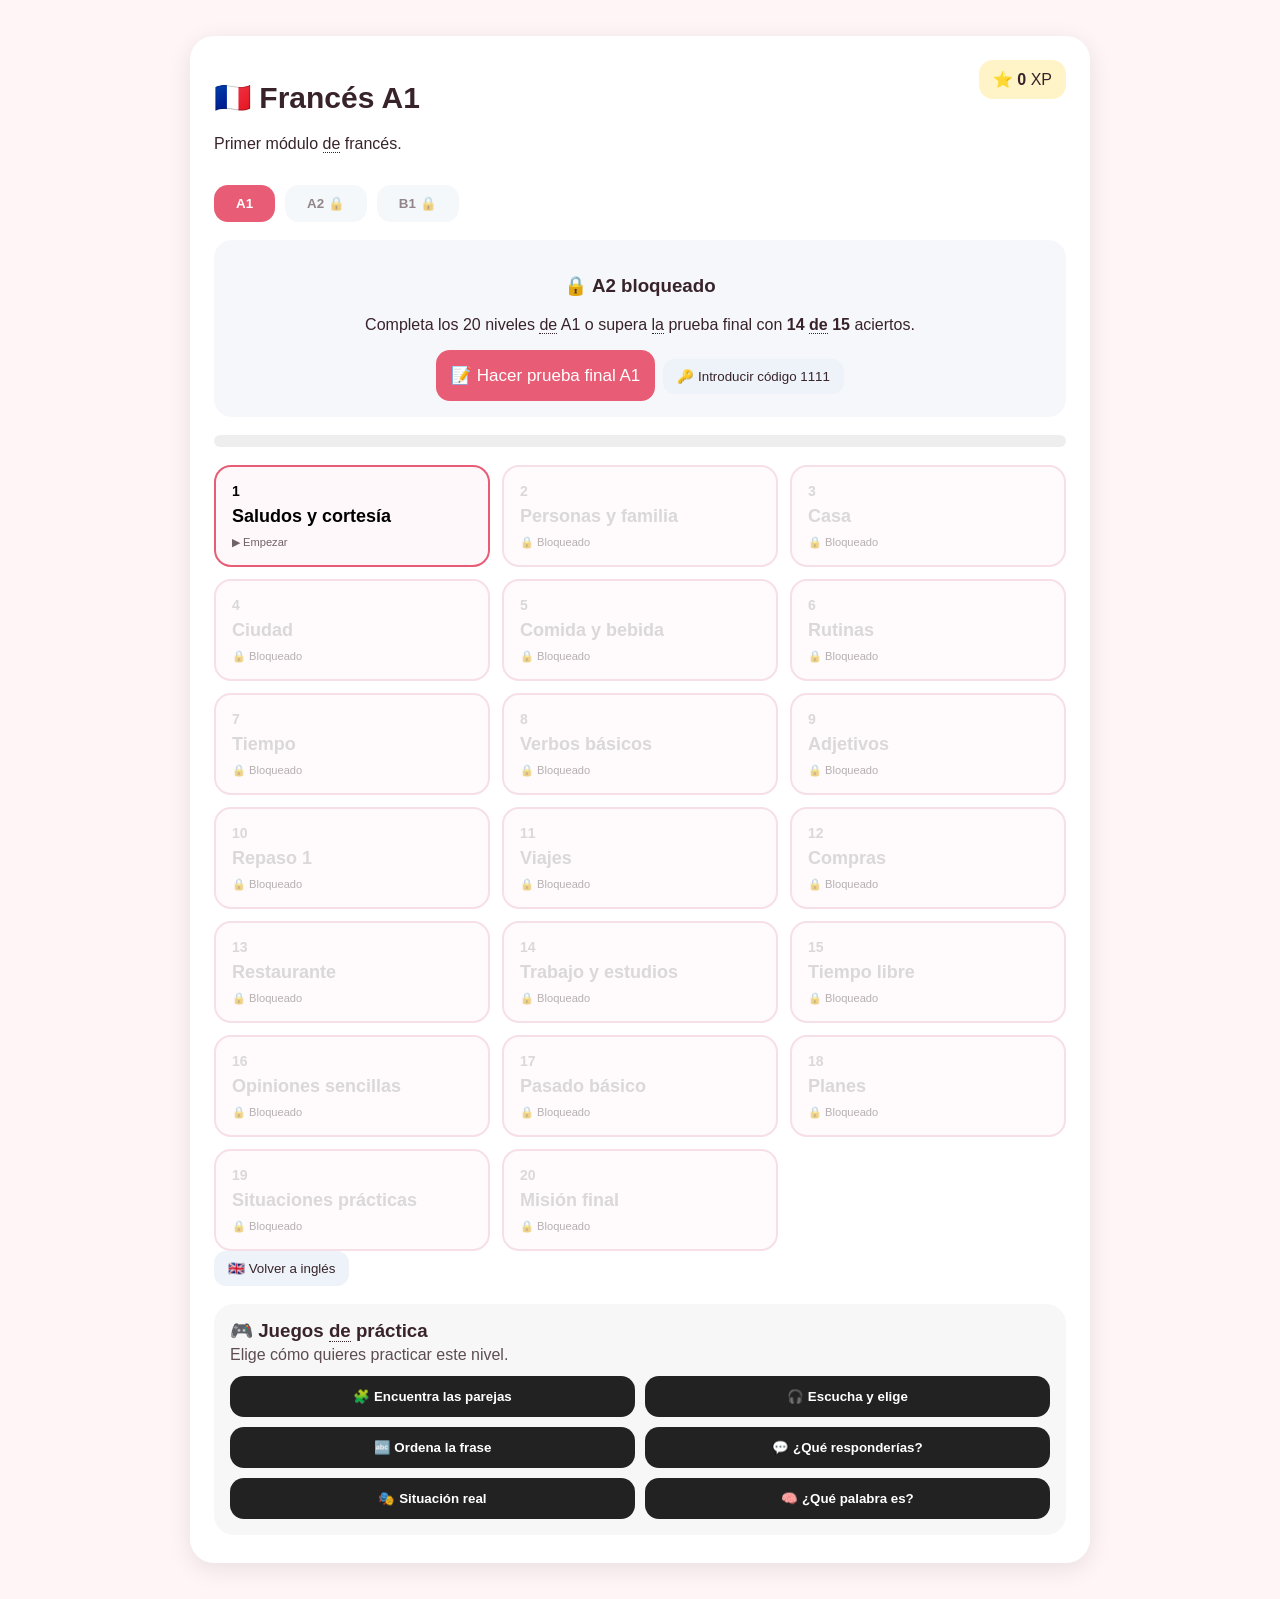
<file: frances.html>
<!doctype html><html lang="es"><head><meta charset="utf-8"><meta name="viewport" content="width=device-width,initial-scale=1,viewport-fit=cover"><meta name="theme-color" content="#e85d75"><title>Francés A1 + A2 + B1 · English Fun Start</title><link rel="stylesheet" href="frances.css"><link rel="stylesheet" href="extra-games.css"></head><body><main class="fr-wrap"><div id="app"></div></main><script src="frances.js"></script><script src="level-games.js"></script><script src="extra-games.js"></script><script src="practice-sequence.js"></script><script src="multilingual-word-help.js"></script></body></html>
</file>
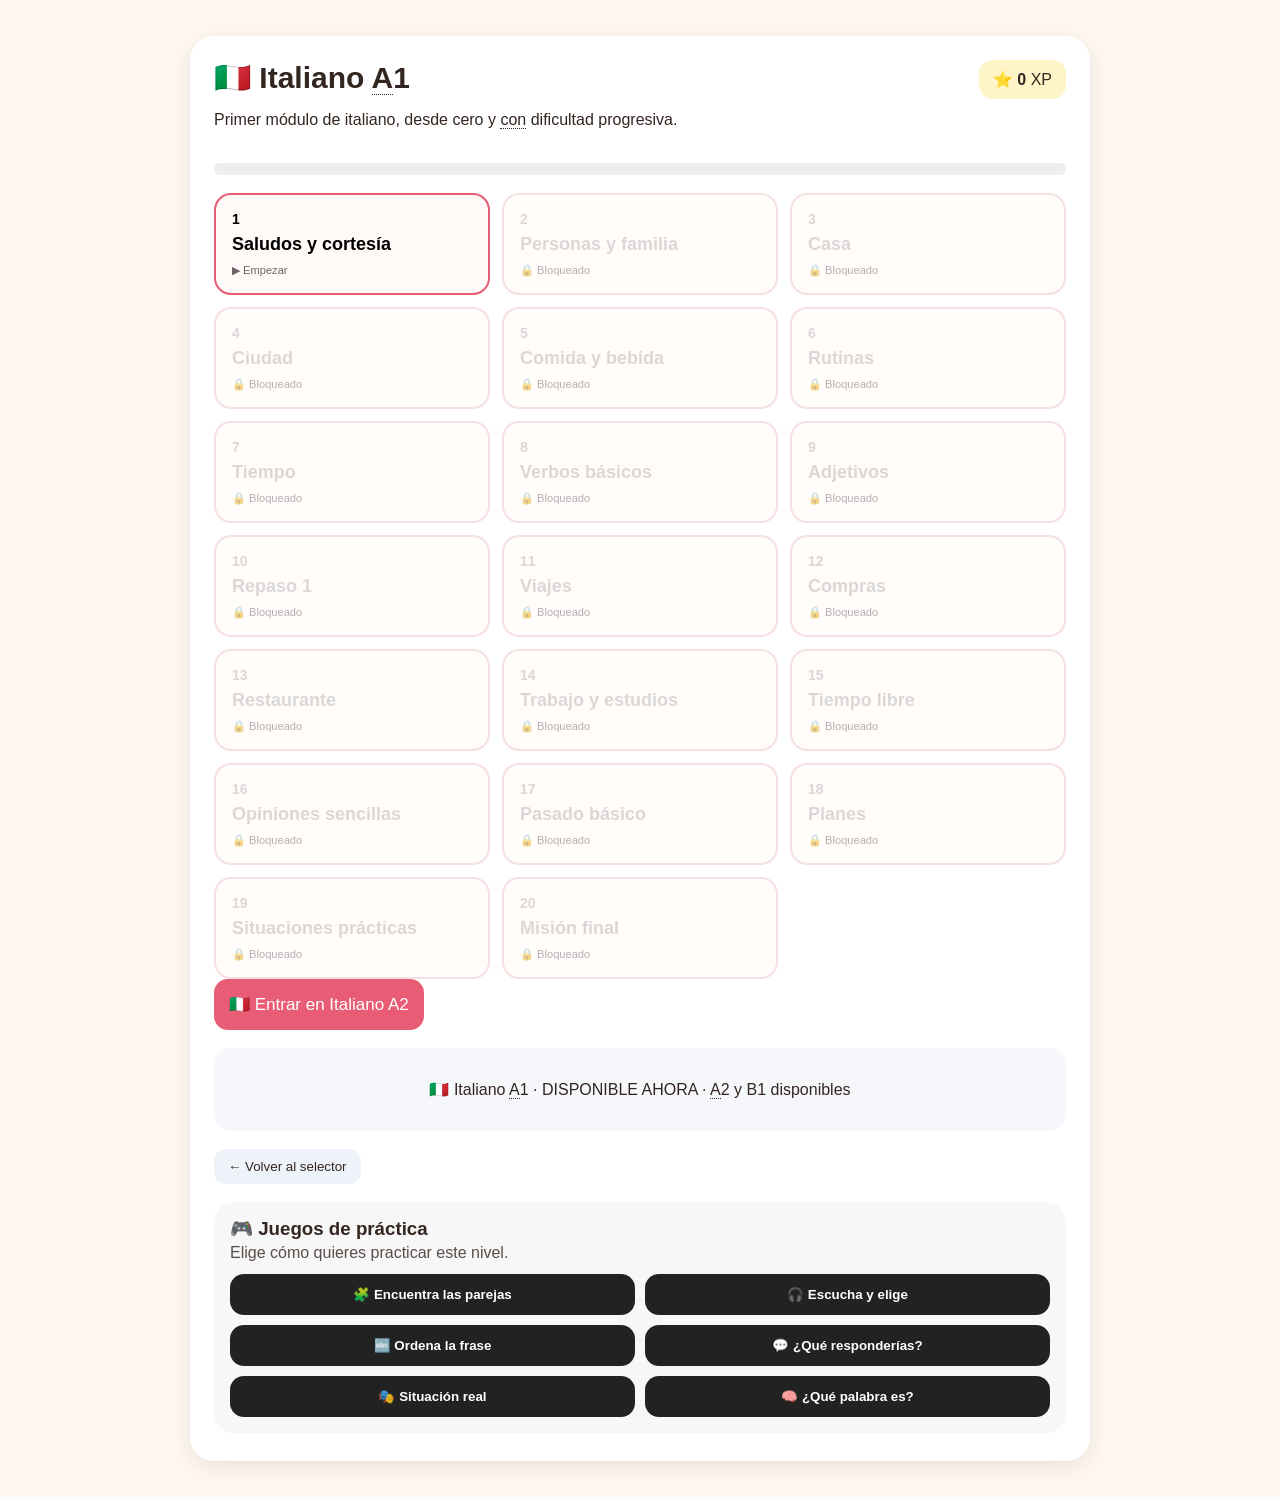
<file: italiano.html>
<!doctype html><html lang="es"><head><meta charset="utf-8"><meta name="viewport" content="width=device-width,initial-scale=1,viewport-fit=cover"><meta name="theme-color" content="#e85d75"><title>Italiano · Lingua Fun</title><link rel="stylesheet" href="italiano.css"><link rel="stylesheet" href="extra-games.css"></head><body><main class="it-wrap"><div id="app"></div></main><script src="italiano.js"></script><script src="italiano-a2.js"></script><script src="italiano-b1.js"></script><script src="level-games.js"></script><script src="extra-games.js"></script><script src="practice-sequence.js"></script><script src="multilingual-word-help.js"></script></body></html>
</file>
<file: iphone.css>
/* English Fun Start — iPhone/iOS compatibility layer.
   This file contains only device/layout compatibility.
   Game logic and learning content stay in index.html. */

html {
  min-height: 100%;
  -webkit-text-size-adjust: 100%;
  text-size-adjust: 100%;
}

body {
  min-height: 100vh;
  min-height: 100dvh;
  -webkit-tap-highlight-color: transparent;
  overscroll-behavior-x: none;
}

button {
  touch-action: manipulation;
  -webkit-user-select: none;
  user-select: none;
  -webkit-appearance: none;
}

/* Safe areas for iPhone notch / Dynamic Island / home indicator. */
.container {
  padding-bottom: calc(60px + env(safe-area-inset-bottom));
}

.header {
  padding-top: calc(15px + env(safe-area-inset-top));
}

@supports (-webkit-touch-callout: none) {
  input, button, select, textarea {
    font-size: 16px;
  }
}

@media (max-width: 650px) {
  .container {
    padding-left: 12px;
    padding-right: 12px;
  }

  .card {
    padding: 18px;
    border-radius: 18px;
  }

  .main-button, .secondary-button {
    min-height: 46px;
  }

  .answer {
    min-height: 48px;
  }
}
</file>
<file: word-help.css>
.word-help{cursor:pointer;border-bottom:1px dotted currentColor;border-radius:3px;touch-action:manipulation;-webkit-tap-highlight-color:transparent}
.word-help:active{opacity:.65}
.word-help-popup{position:fixed;z-index:99999;background:var(--card,#fff);color:var(--text,#222);border:1px solid rgba(0,0,0,.12);border-radius:14px;padding:12px 14px;box-shadow:0 8px 28px rgba(0,0,0,.22);font-size:16px;line-height:1.35;text-align:center}
.word-help-popup-word{font-weight:800;font-size:19px}
.word-help-popup-meaning{margin-top:3px}
.word-help-popup-speak{margin-top:9px;border:0;border-radius:10px;padding:8px 12px;font-weight:700;cursor:pointer;background:#eee;color:inherit}
</file>
<file: language-selector.css>
.language-select-open{overflow:hidden}.language-backdrop{position:fixed;inset:0;background:rgba(23,50,77,.38);backdrop-filter:blur(3px);z-index:9998}.language-panel{position:fixed;z-index:9999;left:50%;top:50%;transform:translate(-50%,-50%);width:min(92vw,520px);box-sizing:border-box;background:#fff;border-radius:26px;padding:28px 22px;box-shadow:0 18px 60px rgba(0,0,0,.25);text-align:center}.language-logo{font-size:46px}.language-panel h2{margin:5px 0 8px;font-size:27px}.language-panel p{margin:0 0 18px;color:#607080}.language-card{width:100%;border:0;border-radius:18px;padding:17px;margin:7px 0;text-align:left;font-size:22px;display:flex;align-items:center;gap:12px;cursor:pointer;box-shadow:0 3px 12px rgba(0,0,0,.08)}.language-card span{display:block;font-size:13px;font-weight:normal;color:#607080;margin-left:auto}.language-card.english{background:#eef7ff}.language-card.french{background:#fff1f3}.language-card.italian{background:#f1f5f2}.language-card.disabled{opacity:.55;cursor:not-allowed}.language-back{margin-top:10px;border:0;background:#edf3f8;color:#17324d;border-radius:12px;padding:11px 16px;font-size:15px}
@media(max-width:560px){.language-panel{padding:24px 16px}.language-panel h2{font-size:23px}.language-card{font-size:19px}.language-card span{font-size:12px}}

.language-version{display:block;margin:-4px 0 14px;padding:6px 11px;border-radius:999px;background:#f1f4f7;color:#5d6d7b;font-size:13px;font-weight:700;letter-spacing:.2px}

.coming-soon-languages{margin:14px 0;padding:12px;border-radius:14px;text-align:center;opacity:.85}
</file>
<file: frances.css>
body{margin:0;font-family:Arial,sans-serif;background:#fff4f6;color:#38232a}.fr-wrap{max-width:900px;margin:auto;padding:18px}.fr-card{background:#fff;border-radius:24px;padding:24px;box-shadow:0 6px 24px rgba(0,0,0,.09);margin:18px auto}.fr-card h1{font-size:30px}.fr-header{display:flex;justify-content:space-between;gap:16px;align-items:flex-start}.fr-stats{background:#fff4c8;border-radius:14px;padding:10px 14px;white-space:nowrap}.fr-course-tabs{display:flex;gap:10px;margin:16px 0}.fr-tab{border:0;border-radius:14px;padding:11px 22px;background:#edf3f8;color:#38232a;font-weight:bold;cursor:pointer}.fr-tab.active{background:#e85d75;color:#fff}.fr-tab.locked{opacity:.55}.fr-progress{height:12px;background:#eee;border-radius:20px;overflow:hidden;margin:18px 0}.fr-progress div{height:100%;background:#e85d75;width:0}.fr-levels{display:grid;grid-template-columns:repeat(auto-fit,minmax(220px,1fr));gap:12px}.fr-level{border:2px solid #f0c3cc;background:#fff8fa;border-radius:17px;padding:16px;text-align:left;min-height:100px;cursor:pointer}.fr-level.open{border-color:#e85d75}.fr-level.done{border-color:#56b883;background:#f2fff8}.fr-level.locked{opacity:.5}.fr-level b{font-size:14px}.fr-level span{display:block;font-size:18px;font-weight:bold;margin:7px 0}.fr-level small{color:#6f6266}.fr-answers{display:grid;gap:10px}.fr-answers button,.fr-main{border:0;border-radius:14px;padding:15px;font-size:17px;background:#e85d75;color:#fff;cursor:pointer}.fr-feedback{margin:15px 0}.ok,.bad{padding:14px;border-radius:14px;margin:12px 0}.ok{background:#e8fff1}.bad{background:#fff0f0}.fr-back{border:0;background:#edf3f8;color:#38232a;border-radius:12px;padding:10px 14px;cursor:pointer}.fr-top{display:flex;justify-content:space-between;align-items:center;gap:10px}.center{text-align:center}.fr-big{font-size:60px}.fr-example{margin-top:14px;padding:12px 14px;border-radius:14px;background:#fff8e1;color:#243b53;line-height:1.45;text-align:left}.fr-example b{display:inline-block;margin-bottom:4px}.fr-meaning{color:#6f6266}.fr-listen{border:0;border-radius:12px;padding:10px 14px;background:#edf3f8;color:#38232a;font-size:16px;cursor:pointer;margin:4px 0 12px}.fr-listen:active{transform:scale(.98)}.fr-next{margin-top:14px;text-align:center;font-weight:bold;color:#6f6266}.fr-answers button:disabled{opacity:.65;cursor:default}.fr-question-tag{display:inline-block;background:#fff4c8;border-radius:10px;padding:6px 10px;font-size:13px;font-weight:bold}.fr-unlock{margin:18px 0;padding:16px;border-radius:18px;background:#f6f7fb;text-align:center}.fr-unlock .fr-back{margin-left:8px}@media(max-width:600px){.fr-card{padding:18px}.fr-header{flex-direction:column}.fr-stats{align-self:flex-start}.fr-levels{grid-template-columns:1fr}.fr-top{align-items:flex-start;flex-direction:column}}
</file>
<file: extra-games.css>
.extra-games-wrap{margin:18px 0 4px;padding:16px;border-radius:20px;background:#f7f7f7}.extra-games-wrap h3{margin:0 0 4px}.extra-games-intro{margin:0 0 12px;opacity:.8}.extra-games-menu{display:grid;grid-template-columns:1fr 1fr;gap:10px}.extra-game-btn{border:0;border-radius:14px;padding:13px;background:#222;color:#fff;font-weight:800;cursor:pointer}.extra-game-card{margin-top:14px;padding:18px;border-radius:20px;background:#fff;box-shadow:0 10px 30px rgba(0,0,0,.10)}.extra-game-card h2{margin-top:8px}.extra-game-answers{display:grid;gap:10px;margin:14px 0}.extra-game-answers button,.extra-token{border:1px solid #ddd;border-radius:12px;background:#fafafa;padding:12px;font-size:1rem;cursor:pointer}.extra-feedback{padding:12px;border-radius:12px;margin-top:12px;background:#f3f3f3}.extra-pairs{display:grid;grid-template-columns:repeat(2,1fr);gap:10px;margin-top:14px}.extra-pair{min-height:72px;border:0;border-radius:14px;background:#f3f3f3;padding:10px;font-weight:700;cursor:pointer}.extra-pair.revealed{background:#fff7c7}.extra-pair.matched{background:#dff5e5}.extra-order{display:flex;flex-wrap:wrap;gap:8px;margin:16px 0}.extra-token{padding:10px 12px}.extra-current{min-height:48px;padding:12px;border-radius:12px;background:#f7f7f7}.extra-small{opacity:.75;font-size:.9rem}.extra-back{border:0;border-radius:12px;padding:10px 14px;background:#eee;font-weight:700;cursor:pointer}@media(max-width:560px){.extra-games-menu{grid-template-columns:1fr}}
.required-level-games{margin-top:12px}.required-level-games .it-top{display:flex;justify-content:space-between;gap:12px;align-items:center;flex-wrap:wrap}.extra-progress{text-align:center;margin:14px 0;font-weight:700}.mwh-word{border-bottom:1px dotted currentColor;cursor:pointer}.mwh-popup{position:fixed;z-index:99999;max-width:250px;padding:10px 12px;border-radius:12px;background:#fff;box-shadow:0 8px 28px rgba(0,0,0,.22);display:flex;flex-direction:column;gap:4px;color:#222}.mwh-popup b{font-size:1.05rem}.mwh-popup span{font-size:.95rem}
</file>
<file: italiano.css>
body{margin:0;font-family:Arial,sans-serif;background:#fff8f0;color:#33251f}.it-wrap{max-width:900px;margin:auto;padding:18px}.it-card{background:#fff;border-radius:24px;padding:24px;box-shadow:0 6px 24px rgba(0,0,0,.09);margin:18px auto}.it-header{display:flex;justify-content:space-between;gap:16px;align-items:flex-start}.it-header h1{font-size:30px;margin:0 0 6px}.it-stats{background:#fff4c8;border-radius:14px;padding:10px 14px;white-space:nowrap}.it-progress{height:12px;background:#eee;border-radius:20px;overflow:hidden;margin:18px 0}.it-progress div{height:100%;background:#e85d75;width:0}.it-levels{display:grid;grid-template-columns:repeat(auto-fit,minmax(220px,1fr));gap:12px}.it-level{border:2px solid #f0c3cc;background:#fffaf7;border-radius:17px;padding:16px;text-align:left;min-height:100px;cursor:pointer}.it-level.open{border-color:#e85d75}.it-level.done{border-color:#56b883;background:#f2fff8}.it-level.locked{opacity:.5}.it-level b{font-size:14px}.it-level span{display:block;font-size:18px;font-weight:bold;margin:7px 0}.it-level small{color:#6f6266}.it-answers{display:grid;gap:10px}.it-answers button,.it-main{border:0;border-radius:14px;padding:15px;font-size:17px;background:#e85d75;color:#fff;cursor:pointer}.it-answers button:disabled{opacity:.65;cursor:default}.it-back{border:0;background:#edf3f8;color:#33251f;border-radius:12px;padding:10px 14px;cursor:pointer}.it-top{display:flex;justify-content:space-between;align-items:center;gap:10px}.it-listen{border:0;border-radius:12px;padding:10px 14px;background:#edf3f8;color:#33251f;font-size:16px;cursor:pointer;margin:4px 0 12px}.it-question-tag{display:inline-block;background:#fff4c8;border-radius:10px;padding:6px 10px;font-size:13px;font-weight:bold}.it-example{margin-top:14px;padding:12px 14px;border-radius:14px;background:#fff8e1;line-height:1.45;text-align:left}.it-meaning{color:#6f6266}.it-next{margin-top:14px;text-align:center;font-weight:bold;color:#6f6266}.it-unlock{margin:18px 0;padding:16px;border-radius:18px;background:#f6f7fb;text-align:center}.center{text-align:center}.it-big{font-size:60px}@media(max-width:600px){.it-card{padding:18px}.it-header{flex-direction:column}.it-stats{align-self:flex-start}.it-levels{grid-template-columns:1fr}.it-top{align-items:flex-start;flex-direction:column}}
</file>
